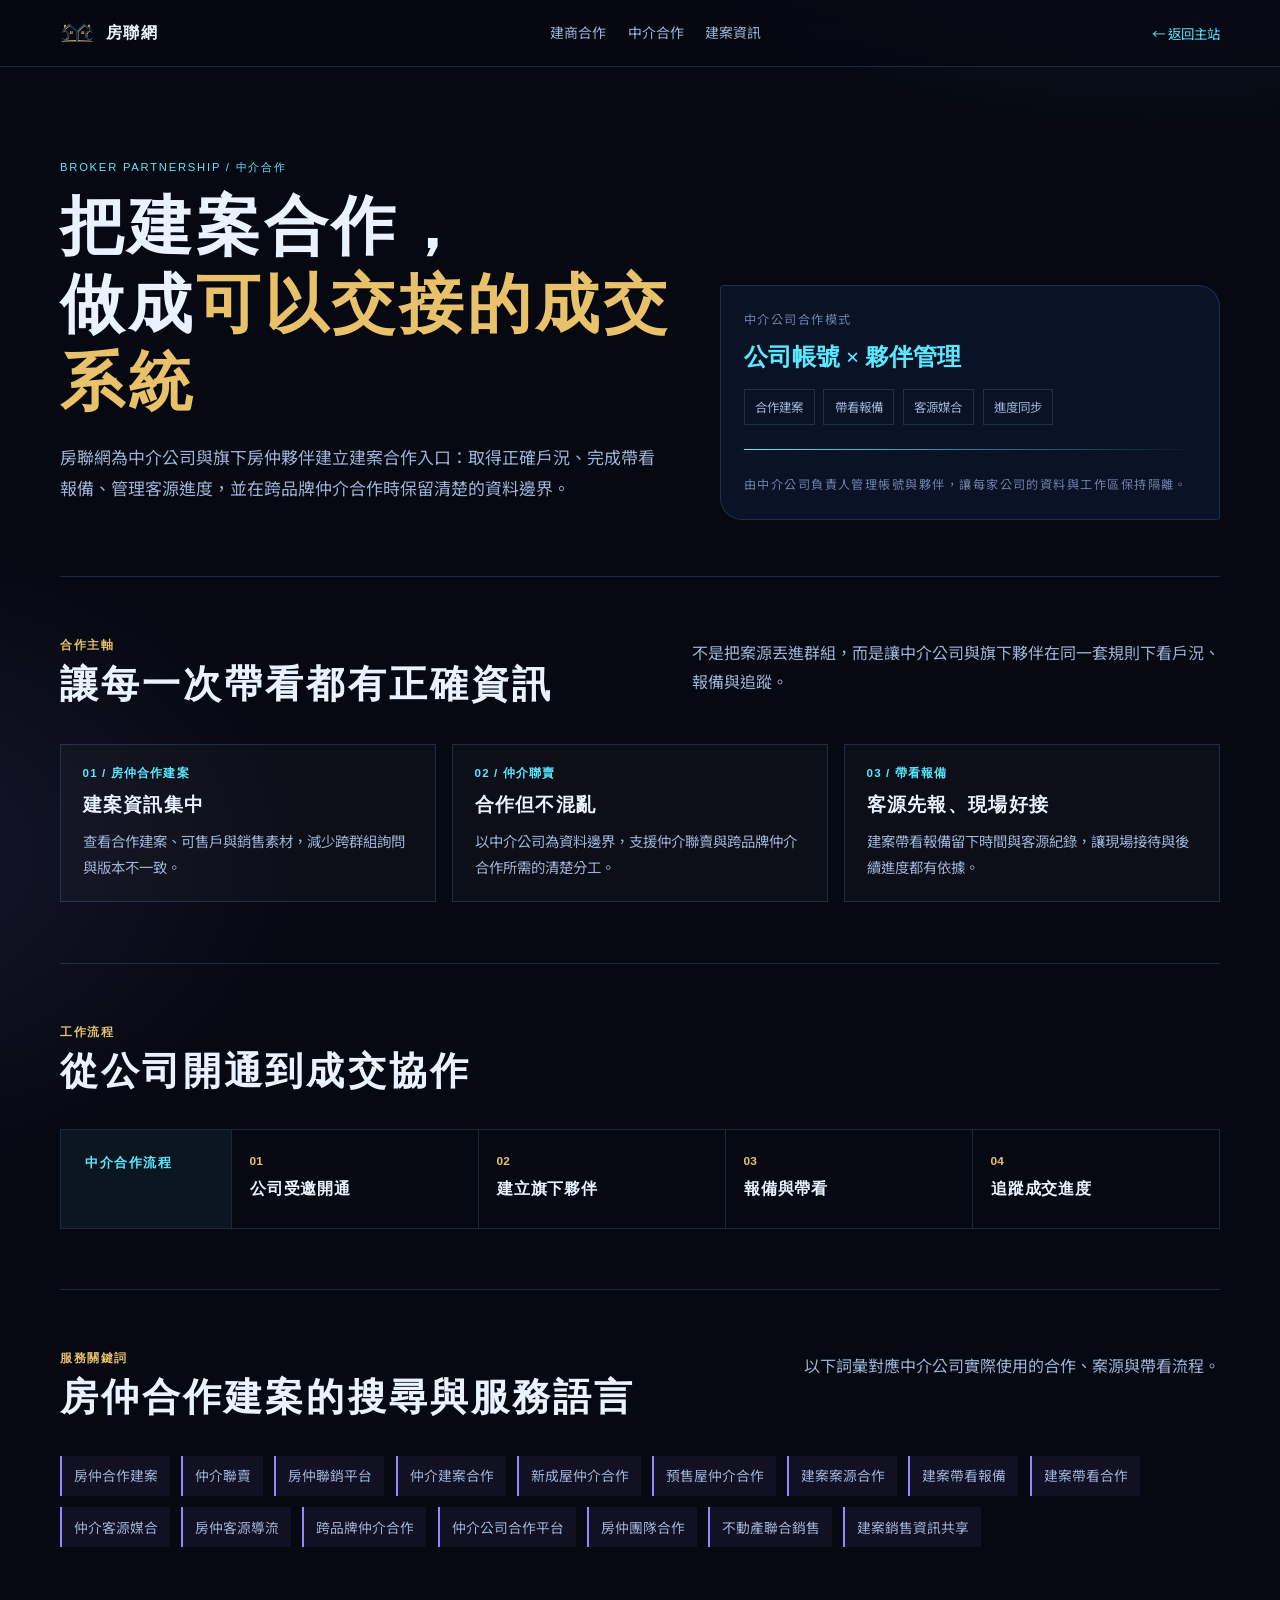
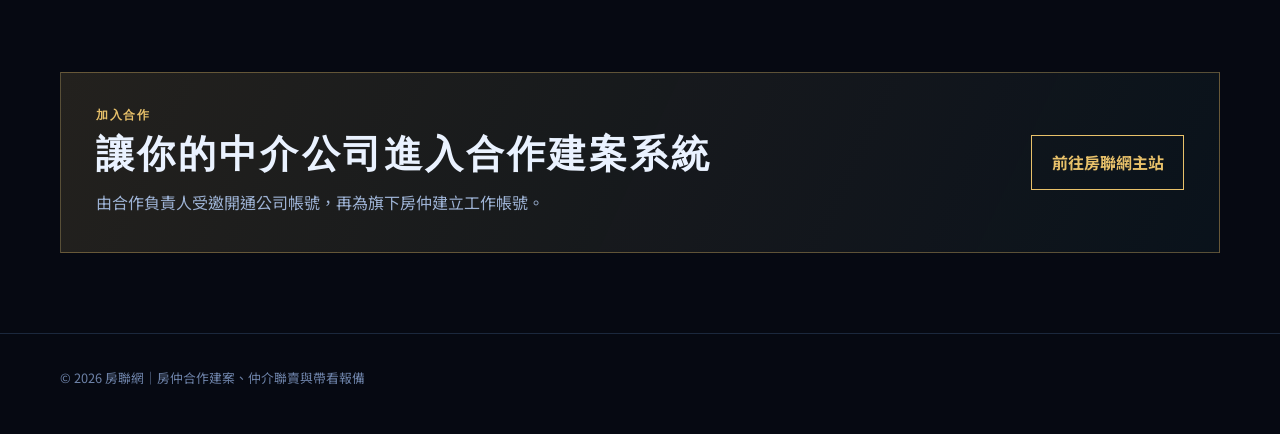
<file: broker-partnership.html>
<!doctype html>
<html lang="zh-TW">
<head>
  <meta charset="UTF-8" />
  <meta name="viewport" content="width=device-width, initial-scale=1.0" />
  <!-- 目前對外品牌為「房聯網」；保留既有 logo 圖樣與舊稱程式碼。 -->
  <title>中介合作｜房仲合作建案、仲介聯賣與帶看報備｜房聯網</title>
  <meta name="description" content="房聯網是房仲合作建案與仲介聯賣平台，提供建案案源合作、即時戶況、帶看報備、仲介客源媒合與跨品牌仲介合作，讓中介公司可管理旗下夥伴的建案銷售工作。" />
  <link rel="canonical" href="https://yuchen-realty.com/broker-partnership.html" />
  <link rel="preconnect" href="https://fonts.googleapis.com" />
  <link rel="preconnect" href="https://fonts.gstatic.com" crossorigin />
  <link href="https://fonts.googleapis.com/css2?family=Noto+Serif+TC:wght@500;600;700&family=Noto+Sans+TC:wght@400;500;700&family=Orbitron:wght@500;700&display=swap" rel="stylesheet" />
  <link rel="stylesheet" href="assets/css/partnership-pages.css" />
</head>
<body>
  <header class="site-nav"><a class="brand" href="index.html"><img src="photo/icons/logo-mark.png" alt="房聯網標誌" />房聯網</a><nav><a href="developer-partnership.html">建商合作</a><a href="broker-partnership.html">中介合作</a><a href="index.html#projects">建案資訊</a></nav><a class="back" href="index.html">← 返回主站</a></header>
  <main class="shell">
    <section class="hero">
      <div><div class="eyebrow">Broker partnership / 中介合作</div><h1>把建案合作，<br />做成<em>可以交接的成交系統</em></h1><p class="intro">房聯網為中介公司與旗下房仲夥伴建立建案合作入口：取得正確戶況、完成帶看報備、管理客源進度，並在跨品牌仲介合作時保留清楚的資料邊界。</p></div>
      <aside class="hero-aside"><div class="aside-label">中介公司合作模式</div><div class="aside-value">公司帳號 × 夥伴管理</div><div class="chip-row"><span class="chip">合作建案</span><span class="chip">帶看報備</span><span class="chip">客源媒合</span><span class="chip">進度同步</span></div><hr class="rule" /><div class="aside-label">由中介公司負責人管理帳號與夥伴，讓每家公司的資料與工作區保持隔離。</div></aside>
    </section>
    <section class="section"><div class="section-head"><div><div class="section-kicker">合作主軸</div><h2>讓每一次帶看都有正確資訊</h2></div><p class="section-lead">不是把案源丟進群組，而是讓中介公司與旗下夥伴在同一套規則下看戶況、報備與追蹤。</p></div><div class="cards"><article class="card"><div class="card-no">01 / 房仲合作建案</div><h3>建案資訊集中</h3><p>查看合作建案、可售戶與銷售素材，減少跨群組詢問與版本不一致。</p></article><article class="card"><div class="card-no">02 / 仲介聯賣</div><h3>合作但不混亂</h3><p>以中介公司為資料邊界，支援仲介聯賣與跨品牌仲介合作所需的清楚分工。</p></article><article class="card"><div class="card-no">03 / 帶看報備</div><h3>客源先報、現場好接</h3><p>建案帶看報備留下時間與客源紀錄，讓現場接待與後續進度都有依據。</p></article></div></section>
    <section class="section"><div class="section-head"><div><div class="section-kicker">工作流程</div><h2>從公司開通到成交協作</h2></div></div><div class="route"><div class="route-label">中介合作流程</div><div class="route-list"><div class="route-step"><span>01</span><strong>公司受邀開通</strong></div><div class="route-step"><span>02</span><strong>建立旗下夥伴</strong></div><div class="route-step"><span>03</span><strong>報備與帶看</strong></div><div class="route-step"><span>04</span><strong>追蹤成交進度</strong></div></div></div></section>
    <section class="section"><div class="section-head"><div><div class="section-kicker">服務關鍵詞</div><h2>房仲合作建案的搜尋與服務語言</h2></div><p class="section-lead">以下詞彙對應中介公司實際使用的合作、案源與帶看流程。</p></div><div class="keywords"><span>房仲合作建案</span><span>仲介聯賣</span><span>房仲聯銷平台</span><span>仲介建案合作</span><span>新成屋仲介合作</span><span>預售屋仲介合作</span><span>建案案源合作</span><span>建案帶看報備</span><span>建案帶看合作</span><span>仲介客源媒合</span><span>房仲客源導流</span><span>跨品牌仲介合作</span><span>仲介公司合作平台</span><span>房仲團隊合作</span><span>不動產聯合銷售</span><span>建案銷售資訊共享</span></div></section>
    <section class="cta"><div><div class="section-kicker">加入合作</div><h2>讓你的中介公司進入合作建案系統</h2><p>由合作負責人受邀開通公司帳號，再為旗下房仲建立工作帳號。</p></div><a class="cta-link" href="index.html">前往房聯網主站</a></section>
  </main>
  <footer><div class="shell">© 2026 房聯網｜房仲合作建案、仲介聯賣與帶看報備</div></footer>
</body>
</html>
</file>
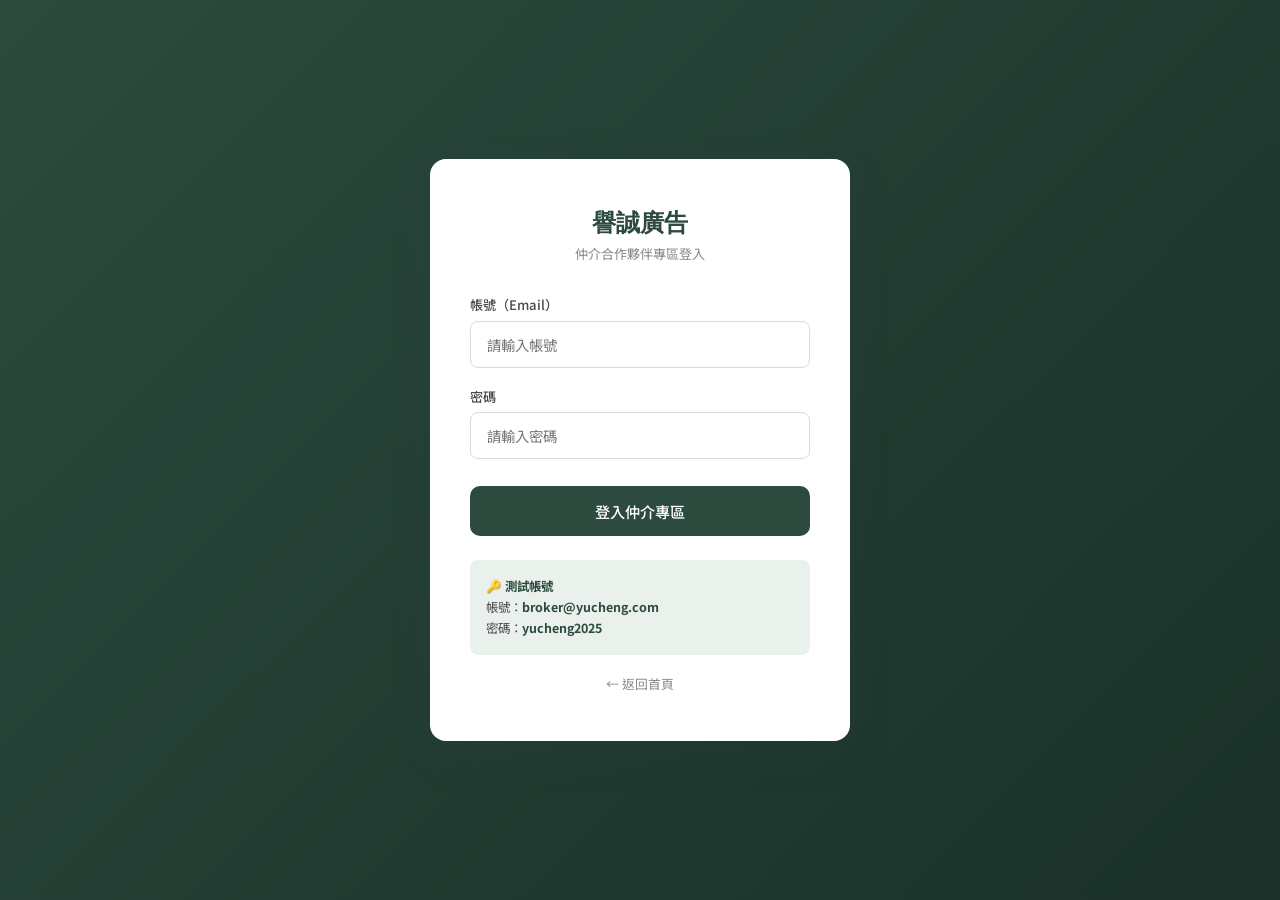
<file: broker.html>
<!DOCTYPE html>
<html lang="zh-TW">
<head>
  <meta charset="UTF-8"/>
  <meta name="viewport" content="width=device-width, initial-scale=1.0"/>
  <title>譽誠廣告｜仲介專區</title>
  <link rel="preconnect" href="https://fonts.googleapis.com"/>
  <link rel="preconnect" href="https://fonts.gstatic.com" crossorigin/>
  <link href="https://fonts.googleapis.com/css2?family=Noto+Sans+TC:wght@300;400;500;700&family=Noto+Serif+TC:wght@600;700&display=swap" rel="stylesheet"/>
  <style>
    *,*::before,*::after{box-sizing:border-box;margin:0;padding:0}
    :root{
      --green-dark:#2C4A3E;--green-mid:#3D6B5C;--green-light:#EAF0EC;
      --gold:#C8A96E;--gold-light:#F0E6D3;--cream:#F7F4EF;
      --white:#fff;--text:#1A1A1A;--text-mid:#4A4A4A;--text-light:#888;
      --border:#E0DAD0;--red:#E05252;--blue:#3D6BB8;--orange:#E0954A;
      --shadow:0 4px 20px rgba(44,74,62,.10);--shadow-lg:0 12px 40px rgba(44,74,62,.16);
      --radius:10px;--tr:.28s cubic-bezier(.4,0,.2,1);
      --sidebar:240px;
    }
    html{scroll-behavior:smooth}
    body{font-family:'Noto Sans TC',sans-serif;background:var(--cream);color:var(--text);overflow-x:hidden}
    img{max-width:100%;display:block}
    a{text-decoration:none;color:inherit}
    ul{list-style:none}
    input,select,textarea,button{font-family:inherit}
    ::-webkit-scrollbar{width:5px;height:5px}
    ::-webkit-scrollbar-track{background:#f0ede8}
    ::-webkit-scrollbar-thumb{background:var(--green-mid);border-radius:3px}

    /* ── Helpers ── */
    .tag{display:inline-block;padding:.2rem .65rem;border-radius:50px;font-size:.72rem;font-weight:500}
    .tag-green{background:var(--green-light);color:var(--green-dark)}
    .tag-gold{background:var(--gold-light);color:#7A5A30}
    .tag-red{background:#FDEAEA;color:var(--red)}
    .tag-blue{background:#EAF0FD;color:var(--blue)}
    .tag-orange{background:#FDF2EA;color:var(--orange)}
    .btn{display:inline-flex;align-items:center;gap:.4rem;padding:.6rem 1.4rem;border-radius:50px;font-size:.85rem;font-weight:500;cursor:pointer;border:none;transition:var(--tr);white-space:nowrap}
    .btn-primary{background:var(--green-dark);color:#fff}
    .btn-primary:hover{background:var(--green-mid);transform:translateY(-1px);box-shadow:var(--shadow)}
    .btn-outline{background:transparent;color:var(--green-dark);border:1.5px solid var(--green-dark)}
    .btn-outline:hover{background:var(--green-dark);color:#fff}
    .btn-gold{background:var(--gold);color:#fff}
    .btn-gold:hover{background:#b8954f;transform:translateY(-1px)}
    .btn-red{background:var(--red);color:#fff}
    .btn-red:hover{background:#c43c3c}
    .btn-sm{padding:.4rem 1rem;font-size:.78rem}
    .card{background:#fff;border-radius:var(--radius);box-shadow:var(--shadow);padding:1.5rem}
    .form-group{display:flex;flex-direction:column;gap:.4rem;margin-bottom:1.1rem}
    .form-group label{font-size:.82rem;font-weight:500;color:var(--text-mid)}
    .form-group input,.form-group select,.form-group textarea{
      padding:.65rem .9rem;border:1.5px solid var(--border);border-radius:8px;
      font-size:.88rem;color:var(--text);background:#fff;transition:var(--tr);outline:none
    }
    .form-group input:focus,.form-group select:focus,.form-group textarea:focus{border-color:var(--green-mid);box-shadow:0 0 0 3px rgba(61,107,92,.1)}
    .form-grid{display:grid;grid-template-columns:1fr 1fr;gap:0 1rem}
    .section-title{font-family:'Noto Serif TC',serif;font-size:1.3rem;font-weight:700;color:var(--green-dark);margin-bottom:1.5rem}
    .divider{height:1px;background:var(--border);margin:1.5rem 0}

    /* ━━━━━━━━━━━━━━━━━━━━━━━━
       LOGIN PAGE
    ━━━━━━━━━━━━━━━━━━━━━━━━ */
    #loginPage{
      min-height:100vh;display:flex;align-items:center;justify-content:center;
      background:linear-gradient(135deg,var(--green-dark) 0%,#1A3028 100%);
      padding:2rem;
    }
    .login-card{
      background:#fff;border-radius:16px;padding:3rem 2.5rem;
      width:100%;max-width:420px;box-shadow:var(--shadow-lg);
    }
    .login-logo{
      font-family:'Noto Serif TC',serif;font-size:1.5rem;font-weight:700;
      color:var(--green-dark);text-align:center;margin-bottom:.35rem;
    }
    .login-sub{font-size:.82rem;color:var(--text-light);text-align:center;margin-bottom:2rem}
    .login-card .form-group{margin-bottom:1.2rem}
    .login-card .form-group input{font-size:.9rem;padding:.75rem 1rem}
    .login-btn{width:100%;justify-content:center;padding:.85rem;font-size:.95rem;border-radius:10px;margin-top:.5rem}
    .login-demo{
      margin-top:1.5rem;padding:1rem;background:var(--green-light);border-radius:8px;
      font-size:.78rem;color:var(--text-mid);line-height:1.7;
    }
    .login-demo strong{color:var(--green-dark)}
    .login-back{
      display:block;text-align:center;margin-top:1.2rem;font-size:.8rem;
      color:var(--text-light);transition:var(--tr);
    }
    .login-back:hover{color:var(--green-dark)}
    .login-err{
      display:none;padding:.65rem 1rem;background:#FDEAEA;border:1px solid #f5c6c6;
      border-radius:8px;font-size:.82rem;color:var(--red);margin-bottom:1rem;
    }

    /* ━━━━━━━━━━━━━━━━━━━━━━━━
       DASHBOARD LAYOUT
    ━━━━━━━━━━━━━━━━━━━━━━━━ */
    #dashPage{display:none}
    .dash-wrap{display:flex;min-height:100vh}

    /* Sidebar */
    .sidebar{
      width:var(--sidebar);flex-shrink:0;
      background:var(--green-dark);
      display:flex;flex-direction:column;
      position:fixed;top:0;left:0;bottom:0;
      z-index:100;transition:var(--tr);
    }
    .sidebar-logo{
      padding:1.5rem 1.2rem 1rem;
      font-family:'Noto Serif TC',serif;font-size:1.1rem;font-weight:700;
      color:#fff;border-bottom:1px solid rgba(255,255,255,.1);
      display:flex;align-items:center;gap:.6rem;
    }
    .sidebar-logo span{font-size:.7rem;color:rgba(255,255,255,.5);display:block;margin-top:.1rem;font-family:'Noto Sans TC',sans-serif;font-weight:300}
    .sidebar-user{
      padding:.9rem 1.2rem;border-bottom:1px solid rgba(255,255,255,.08);
      display:flex;align-items:center;gap:.7rem;
    }
    .user-avatar{
      width:36px;height:36px;border-radius:50%;background:var(--gold);
      display:flex;align-items:center;justify-content:center;
      font-size:.85rem;font-weight:700;color:#fff;flex-shrink:0;
    }
    .user-name{font-size:.82rem;color:#fff;font-weight:500}
    .user-role{font-size:.7rem;color:rgba(255,255,255,.5);margin-top:.1rem}
    .sidebar-nav{flex:1;padding:.8rem 0;overflow-y:auto}
    .nav-section-label{
      font-size:.65rem;letter-spacing:.14em;color:rgba(255,255,255,.35);
      padding:.6rem 1.2rem .3rem;text-transform:uppercase;
    }
    .nav-item{
      display:flex;align-items:center;gap:.7rem;
      padding:.65rem 1.2rem;font-size:.85rem;color:rgba(255,255,255,.7);
      cursor:pointer;transition:var(--tr);position:relative;
    }
    .nav-item:hover{background:rgba(255,255,255,.07);color:#fff}
    .nav-item.active{background:rgba(200,169,110,.18);color:var(--gold)}
    .nav-item.active::before{
      content:'';position:absolute;left:0;top:20%;bottom:20%;
      width:3px;background:var(--gold);border-radius:0 3px 3px 0;
    }
    .nav-item .nav-icon{font-size:1rem;width:20px;text-align:center}
    .nav-badge{
      margin-left:auto;background:var(--red);color:#fff;
      font-size:.65rem;padding:.1rem .45rem;border-radius:50px;
    }
    .sidebar-footer{
      padding:1rem 1.2rem;border-top:1px solid rgba(255,255,255,.08);
    }
    .logout-btn{
      display:flex;align-items:center;gap:.6rem;
      font-size:.82rem;color:rgba(255,255,255,.5);cursor:pointer;transition:var(--tr);
    }
    .logout-btn:hover{color:#fff}

    /* Main content */
    .dash-main{
      margin-left:var(--sidebar);flex:1;
      display:flex;flex-direction:column;min-width:0;
    }
    .dash-topbar{
      background:#fff;border-bottom:1px solid var(--border);
      padding:.9rem 2rem;display:flex;align-items:center;
      justify-content:space-between;position:sticky;top:0;z-index:50;
    }
    .topbar-title{font-size:1.05rem;font-weight:700;color:var(--green-dark)}
    .topbar-right{display:flex;align-items:center;gap:.8rem}
    .topbar-badge{
      position:relative;width:36px;height:36px;border-radius:50%;
      background:var(--green-light);display:flex;align-items:center;justify-content:center;
      cursor:pointer;font-size:1rem;transition:var(--tr);
    }
    .topbar-badge:hover{background:var(--green-dark);color:#fff}
    .badge-dot{
      position:absolute;top:4px;right:4px;width:8px;height:8px;
      border-radius:50%;background:var(--red);border:2px solid #fff;
    }
    .dash-content{padding:2rem;flex:1}

    /* Panels */
    .panel{display:none}
    .panel.active{display:block}

    /* ── Overview cards ── */
    .overview-grid{display:grid;grid-template-columns:repeat(4,1fr);gap:1.2rem;margin-bottom:2rem}
    .ov-card{
      background:#fff;border-radius:var(--radius);padding:1.4rem;
      box-shadow:var(--shadow);display:flex;align-items:center;gap:1rem;
    }
    .ov-icon{
      width:52px;height:52px;border-radius:12px;
      display:flex;align-items:center;justify-content:center;font-size:1.4rem;flex-shrink:0;
    }
    .ov-icon-green{background:var(--green-light)}
    .ov-icon-gold{background:var(--gold-light)}
    .ov-icon-red{background:#FDEAEA}
    .ov-icon-blue{background:#EAF0FD}
    .ov-num{font-size:1.6rem;font-weight:700;color:var(--green-dark);line-height:1}
    .ov-label{font-size:.76rem;color:var(--text-light);margin-top:.25rem}
    .ov-change{font-size:.72rem;color:#4CAF50;margin-top:.2rem}

    /* ── Table ── */
    .table-wrap{overflow-x:auto;border-radius:var(--radius);box-shadow:var(--shadow)}
    table{width:100%;border-collapse:collapse;background:#fff;font-size:.85rem}
    thead tr{background:var(--green-dark);color:#fff}
    thead th{padding:.85rem 1rem;text-align:left;font-weight:500;font-size:.8rem;letter-spacing:.03em;white-space:nowrap}
    tbody tr{border-bottom:1px solid var(--border);transition:var(--tr)}
    tbody tr:last-child{border:none}
    tbody tr:hover{background:#f9f7f4}
    tbody td{padding:.8rem 1rem;color:var(--text-mid);white-space:nowrap}
    .td-bold{font-weight:700;color:var(--text)}

    /* ── Filter bar ── */
    .filter-bar{
      display:flex;align-items:center;gap:.8rem;flex-wrap:wrap;
      margin-bottom:1.2rem;
    }
    .filter-bar input,.filter-bar select{
      padding:.5rem .85rem;border:1.5px solid var(--border);border-radius:8px;
      font-size:.82rem;outline:none;transition:var(--tr);background:#fff;
    }
    .filter-bar input:focus,.filter-bar select:focus{border-color:var(--green-mid)}
    .filter-bar input{min-width:220px}

    /* ━━━━━━━━━━━━━━━━━━━━━━━━
       PANEL: 帶看登記
    ━━━━━━━━━━━━━━━━━━━━━━━━ */
    .booking-layout{display:grid;grid-template-columns:1fr 1.3fr;gap:1.5rem;align-items:start}
    .booking-form-card{background:#fff;border-radius:var(--radius);box-shadow:var(--shadow);padding:1.8rem}
    .booking-list-card{background:#fff;border-radius:var(--radius);box-shadow:var(--shadow);padding:1.8rem}
    .booking-steps{display:flex;gap:0;margin-bottom:1.8rem}
    .b-step{
      flex:1;text-align:center;padding:.5rem .3rem;font-size:.75rem;
      color:var(--text-light);border-bottom:2px solid var(--border);position:relative;
    }
    .b-step.active{color:var(--green-dark);font-weight:700;border-color:var(--green-dark)}
    .b-step.done{color:var(--gold);border-color:var(--gold)}
    .booking-success{
      display:none;text-align:center;padding:2rem 1rem;
    }
    .booking-success .success-icon{font-size:3rem;margin-bottom:1rem}
    .booking-success h3{font-size:1.1rem;color:var(--green-dark);margin-bottom:.5rem}
    .booking-success p{font-size:.85rem;color:var(--text-light)}

    /* Calendar mini */
    .mini-cal{background:var(--green-light);border-radius:var(--radius);padding:1rem;margin-bottom:1rem}
    .cal-header{display:flex;justify-content:space-between;align-items:center;margin-bottom:.8rem}
    .cal-header span{font-size:.88rem;font-weight:700;color:var(--green-dark)}
    .cal-nav{background:none;border:none;cursor:pointer;color:var(--green-dark);font-size:1rem;padding:.1rem .4rem;border-radius:4px;transition:var(--tr)}
    .cal-nav:hover{background:var(--green-dark);color:#fff}
    .cal-grid{display:grid;grid-template-columns:repeat(7,1fr);gap:3px;text-align:center}
    .cal-day-label{font-size:.68rem;color:var(--text-light);padding:.2rem 0;font-weight:500}
    .cal-day{
      font-size:.78rem;padding:.35rem .2rem;border-radius:6px;cursor:pointer;
      color:var(--text-mid);transition:var(--tr);
    }
    .cal-day:hover{background:var(--green-dark);color:#fff}
    .cal-day.today{background:var(--gold);color:#fff;font-weight:700}
    .cal-day.selected{background:var(--green-dark);color:#fff;font-weight:700}
    .cal-day.has-booking{position:relative}
    .cal-day.has-booking::after{content:'';position:absolute;bottom:2px;left:50%;transform:translateX(-50%);width:4px;height:4px;border-radius:50%;background:var(--red)}
    .cal-day.empty{pointer-events:none;opacity:0}

    /* Booking records */
    .booking-record{
      display:flex;align-items:flex-start;gap:.8rem;padding:.9rem 0;
      border-bottom:1px solid var(--border);
    }
    .booking-record:last-child{border:none}
    .record-date{
      flex-shrink:0;width:44px;text-align:center;
      background:var(--green-light);border-radius:8px;padding:.4rem .2rem;
    }
    .record-date .rd-day{font-size:1.1rem;font-weight:700;color:var(--green-dark);line-height:1}
    .record-date .rd-month{font-size:.65rem;color:var(--text-light)}
    .record-info{flex:1;min-width:0}
    .record-project{font-size:.88rem;font-weight:700;color:var(--text);margin-bottom:.2rem}
    .record-meta{font-size:.76rem;color:var(--text-light);line-height:1.6}
    .record-actions{display:flex;gap:.4rem}

    /* ━━━━━━━━━━━━━━━━━━━━━━━━
       PANEL: 撞客查詢
    ━━━━━━━━━━━━━━━━━━━━━━━━ */
    .conflict-layout{display:grid;grid-template-columns:1fr 1fr;gap:1.5rem}
    .conflict-result{
      padding:1.5rem;border-radius:var(--radius);border:2px solid var(--border);
      text-align:center;display:none;
    }
    .conflict-result.safe{border-color:#4CAF50;background:#F0FDF4}
    .conflict-result.danger{border-color:var(--red);background:#FFF5F5}
    .conflict-result .cr-icon{font-size:2.5rem;margin-bottom:.5rem}
    .conflict-result h3{font-size:1rem;font-weight:700;margin-bottom:.4rem}
    .conflict-result p{font-size:.82rem;color:var(--text-mid)}

    /* ━━━━━━━━━━━━━━━━━━━━━━━━
       PANEL: 素材下載
    ━━━━━━━━━━━━━━━━━━━━━━━━ */
    .material-tabs{display:flex;gap:.5rem;flex-wrap:wrap;margin-bottom:1.5rem}
    .mtab{
      padding:.4rem 1rem;border-radius:50px;font-size:.82rem;cursor:pointer;
      background:var(--white);border:1.5px solid var(--border);color:var(--text-mid);transition:var(--tr);
    }
    .mtab.active,.mtab:hover{background:var(--green-dark);color:#fff;border-color:var(--green-dark)}
    .material-grid{display:grid;grid-template-columns:repeat(auto-fill,minmax(180px,1fr));gap:1rem}
    .material-item{
      background:#fff;border-radius:var(--radius);box-shadow:var(--shadow);
      overflow:hidden;transition:var(--tr);cursor:pointer;
    }
    .material-item:hover{transform:translateY(-3px);box-shadow:var(--shadow-lg)}
    .material-thumb{
      height:110px;display:flex;align-items:center;justify-content:center;
      font-size:2.5rem;background:var(--green-light);
    }
    .material-info{padding:.85rem .9rem}
    .material-name{font-size:.82rem;font-weight:700;color:var(--text);margin-bottom:.25rem;
      white-space:nowrap;overflow:hidden;text-overflow:ellipsis}
    .material-size{font-size:.72rem;color:var(--text-light);margin-bottom:.6rem}
    .material-dl{
      display:flex;align-items:center;gap:.3rem;font-size:.75rem;
      color:var(--green-mid);font-weight:500;
    }

    /* ━━━━━━━━━━━━━━━━━━━━━━━━
       PANEL: 傭金公告
    ━━━━━━━━━━━━━━━━━━━━━━━━ */
    .commission-banner{
      background:linear-gradient(135deg,var(--green-dark),var(--green-mid));
      border-radius:var(--radius);padding:1.5rem 2rem;
      display:flex;align-items:center;gap:1.5rem;margin-bottom:1.5rem;color:#fff;
    }
    .comm-icon{font-size:2.5rem}
    .comm-title{font-size:1rem;font-weight:700;margin-bottom:.25rem}
    .comm-desc{font-size:.82rem;color:rgba(255,255,255,.75)}
    .comm-card{background:#fff;border-radius:var(--radius);box-shadow:var(--shadow);padding:1.5rem;margin-bottom:1rem}
    .comm-card-header{display:flex;justify-content:space-between;align-items:center;margin-bottom:1rem}
    .comm-card-title{font-weight:700;font-size:.95rem;color:var(--green-dark)}
    .comm-table td{padding:.6rem .8rem;font-size:.84rem}
    .comm-table thead th{padding:.7rem .8rem;font-size:.78rem}
    .comm-highlight{color:var(--gold);font-weight:700}

    /* ━━━━━━━━━━━━━━━━━━━━━━━━
       PANEL: 最新消息
    ━━━━━━━━━━━━━━━━━━━━━━━━ */
    .news-list{}
    .news-item{
      background:#fff;border-radius:var(--radius);box-shadow:var(--shadow);
      padding:1.3rem 1.5rem;margin-bottom:1rem;display:flex;gap:1.2rem;
      align-items:flex-start;transition:var(--tr);cursor:pointer;
    }
    .news-item:hover{transform:translateY(-2px);box-shadow:var(--shadow-lg)}
    .news-date{
      flex-shrink:0;width:50px;text-align:center;
    }
    .nd-day{font-size:1.2rem;font-weight:700;color:var(--green-dark);line-height:1}
    .nd-mon{font-size:.68rem;color:var(--text-light)}
    .news-content{flex:1}
    .news-title{font-size:.92rem;font-weight:700;color:var(--text);margin-bottom:.35rem}
    .news-excerpt{font-size:.8rem;color:var(--text-light);line-height:1.65}
    .news-tags{display:flex;gap:.4rem;margin-top:.5rem;flex-wrap:wrap}

    /* ━━━━━━━━━━━━━━━━━━━━━━━━
       PANEL: 聯絡窗口
    ━━━━━━━━━━━━━━━━━━━━━━━━ */
    .contact-layout{display:grid;grid-template-columns:1fr 1.4fr;gap:1.5rem}
    .contact-info-card{background:#fff;border-radius:var(--radius);box-shadow:var(--shadow);padding:1.8rem}
    .contact-person{display:flex;align-items:center;gap:1rem;margin-bottom:1.5rem}
    .cp-avatar{width:56px;height:56px;border-radius:50%;background:var(--green-mid);display:flex;align-items:center;justify-content:center;font-size:1.3rem;color:#fff;flex-shrink:0}
    .cp-name{font-weight:700;font-size:.95rem;color:var(--text);margin-bottom:.2rem}
    .cp-role{font-size:.78rem;color:var(--text-light)}
    .contact-item{display:flex;align-items:center;gap:.8rem;margin-bottom:1rem;font-size:.85rem;color:var(--text-mid)}
    .contact-item-icon{width:32px;height:32px;border-radius:8px;background:var(--green-light);display:flex;align-items:center;justify-content:center;font-size:.9rem;flex-shrink:0}
    .contact-form-card{background:#fff;border-radius:var(--radius);box-shadow:var(--shadow);padding:1.8rem}

    /* ━━━━━━━━━━━━━━━━━━━━━━━━
       PANEL: 建案詳細
    ━━━━━━━━━━━━━━━━━━━━━━━━ */
    .project-detail-header{
      background:linear-gradient(135deg,var(--green-dark),#1A3028);
      border-radius:var(--radius);padding:2rem;color:#fff;margin-bottom:1.5rem;
      display:flex;justify-content:space-between;align-items:flex-end;flex-wrap:wrap;gap:1rem;
    }
    .pdh-title{font-family:'Noto Serif TC',serif;font-size:1.5rem;font-weight:700;margin-bottom:.3rem}
    .pdh-loc{font-size:.85rem;color:rgba(255,255,255,.7)}
    .pdh-price{font-size:1.8rem;font-weight:700;color:var(--gold);line-height:1}
    .pdh-price-note{font-size:.78rem;color:rgba(255,255,255,.5);margin-top:.2rem}
    .units-grid{display:grid;grid-template-columns:repeat(auto-fill,minmax(200px,1fr));gap:1rem;margin-bottom:1.5rem}
    .unit-card{background:#fff;border-radius:var(--radius);box-shadow:var(--shadow);padding:1.2rem;cursor:pointer;transition:var(--tr);border:2px solid transparent}
    .unit-card:hover{border-color:var(--green-mid);transform:translateY(-2px)}
    .unit-card.selected{border-color:var(--gold)}
    .unit-floor{font-size:.75rem;color:var(--text-light);margin-bottom:.3rem}
    .unit-type{font-size:.95rem;font-weight:700;color:var(--green-dark);margin-bottom:.5rem}
    .unit-specs{display:flex;gap:.5rem;flex-wrap:wrap}
    .unit-spec{font-size:.72rem;padding:.2rem .55rem;border-radius:4px;background:var(--green-light);color:var(--green-dark)}
    .unit-price{margin-top:.7rem;font-size:1rem;font-weight:700;color:var(--gold)}

    /* Toast */
    .toast{
      position:fixed;bottom:2rem;right:2rem;z-index:9999;
      background:var(--green-dark);color:#fff;padding:.85rem 1.5rem;
      border-radius:10px;font-size:.88rem;box-shadow:var(--shadow-lg);
      display:none;align-items:center;gap:.6rem;
      animation:slideUp .3s ease;
    }
    @keyframes slideUp{from{opacity:0;transform:translateY(16px)}to{opacity:1;transform:translateY(0)}}

    /* Responsive */
    @media(max-width:1024px){
      .overview-grid{grid-template-columns:repeat(2,1fr)}
      .booking-layout,.conflict-layout,.contact-layout{grid-template-columns:1fr}
    }
    @media(max-width:768px){
      :root{--sidebar:0px}
      .sidebar{transform:translateX(-240px);width:240px}
      .sidebar.open{transform:translateX(0)}
      .dash-main{margin-left:0}
      .overview-grid{grid-template-columns:1fr 1fr}
      .form-grid{grid-template-columns:1fr}
    }
  </style>
</head>
<body>

<!-- ━━ TOAST ━━ -->
<div class="toast" id="toast">✓ <span id="toastMsg"></span></div>

<!-- ━━━━━━━━━━━━━━━━━━━━━━━━━━━
     LOGIN PAGE
━━━━━━━━━━━━━━━━━━━━━━━━━━━ -->
<div id="loginPage">
  <div class="login-card">
    <div class="login-logo">譽誠廣告</div>
    <div class="login-sub">仲介合作夥伴專區登入</div>

    <div class="login-err" id="loginErr">帳號或密碼錯誤，請重新輸入</div>

    <form onsubmit="doLogin(event)">
      <div class="form-group">
        <label>帳號（Email）</label>
        <input type="text" id="loginUser" placeholder="請輸入帳號" autocomplete="username"/>
      </div>
      <div class="form-group">
        <label>密碼</label>
        <input type="password" id="loginPass" placeholder="請輸入密碼" autocomplete="current-password"/>
      </div>
      <button type="submit" class="btn btn-primary login-btn">登入仲介專區</button>
    </form>

    <div class="login-demo">
      <strong>🔑 測試帳號</strong><br/>
      帳號：<strong>broker@yucheng.com</strong><br/>
      密碼：<strong>yucheng2025</strong>
    </div>
    <a href="index.html" class="login-back">← 返回首頁</a>
  </div>
</div>

<!-- ━━━━━━━━━━━━━━━━━━━━━━━━━━━
     DASHBOARD
━━━━━━━━━━━━━━━━━━━━━━━━━━━ -->
<div id="dashPage">
  <div class="dash-wrap">

    <!-- Sidebar -->
    <aside class="sidebar" id="sidebar">
      <div class="sidebar-logo">
        🏠 譽誠廣告
        <div><span>仲介合作專區</span></div>
      </div>
      <div class="sidebar-user">
        <div class="user-avatar" id="userAvatar">王</div>
        <div>
          <div class="user-name" id="userName">王大明 仲介</div>
          <div class="user-role">合作仲介夥伴</div>
        </div>
      </div>
      <nav class="sidebar-nav">
        <div class="nav-section-label">主要功能</div>
        <div class="nav-item active" onclick="switchPanel('overview',this)">
          <span class="nav-icon">📊</span> 總覽儀表板
        </div>
        <div class="nav-item" onclick="switchPanel('units',this)">
          <span class="nav-icon">🏢</span> 即時可售戶
          <span class="nav-badge" id="unitsBadge">12</span>
        </div>
        <div class="nav-item" onclick="switchPanel('projects',this)">
          <span class="nav-icon">📋</span> 建案詳細資料
        </div>
        <div class="nav-section-label">帶看服務</div>
        <div class="nav-item" onclick="switchPanel('booking',this)">
          <span class="nav-icon">📅</span> 帶看登記系統
        </div>
        <div class="nav-item" onclick="switchPanel('conflict',this)">
          <span class="nav-icon">🔍</span> 撞客查詢
        </div>
        <div class="nav-section-label">資源中心</div>
        <div class="nav-item" onclick="switchPanel('materials',this)">
          <span class="nav-icon">📦</span> 素材下載區
        </div>
        <div class="nav-item" onclick="switchPanel('commission',this)">
          <span class="nav-icon">💰</span> 傭金公告
        </div>
        <div class="nav-section-label">資訊</div>
        <div class="nav-item" onclick="switchPanel('news',this)">
          <span class="nav-icon">📢</span> 最新消息
          <span class="nav-badge">3</span>
        </div>
        <div class="nav-item" onclick="switchPanel('contact',this)">
          <span class="nav-icon">💬</span> 聯絡窗口
        </div>
      </nav>
      <div class="sidebar-footer">
        <div class="logout-btn" onclick="doLogout()">🚪 登出</div>
      </div>
    </aside>

    <!-- Main -->
    <div class="dash-main">
      <div class="dash-topbar">
        <div style="display:flex;align-items:center;gap:.8rem">
          <div style="display:none;cursor:pointer;font-size:1.2rem" id="menuToggle" onclick="toggleSidebar()">☰</div>
          <div class="topbar-title" id="topbarTitle">總覽儀表板</div>
        </div>
        <div class="topbar-right">
          <div style="font-size:.8rem;color:var(--text-light)" id="topbarDate"></div>
          <div class="topbar-badge" title="通知">
            🔔<div class="badge-dot"></div>
          </div>
          <a href="index.html" class="btn btn-outline btn-sm">← 返回首頁</a>
        </div>
      </div>

      <div class="dash-content">

        <!-- ── OVERVIEW ── -->
        <div class="panel active" id="panel-overview">
          <div class="overview-grid">
            <div class="ov-card">
              <div class="ov-icon ov-icon-green">🏢</div>
              <div><div class="ov-num">12</div><div class="ov-label">即時可售戶</div><div class="ov-change">↑ 較昨日 +2</div></div>
            </div>
            <div class="ov-card">
              <div class="ov-icon ov-icon-gold">📅</div>
              <div><div class="ov-num">3</div><div class="ov-label">本週帶看預約</div><div class="ov-change">↑ 新增 1 筆</div></div>
            </div>
            <div class="ov-card">
              <div class="ov-icon ov-icon-blue">✅</div>
              <div><div class="ov-num">8</div><div class="ov-label">本月已成交</div><div class="ov-change">↑ 較上月 +3</div></div>
            </div>
            <div class="ov-card">
              <div class="ov-icon ov-icon-red">📢</div>
              <div><div class="ov-num">3</div><div class="ov-label">未讀最新消息</div><div class="ov-change">請盡快查閱</div></div>
            </div>
          </div>

          <!-- Recent bookings -->
          <div class="card" style="margin-bottom:1.2rem">
            <div style="display:flex;justify-content:space-between;align-items:center;margin-bottom:1rem">
              <div class="section-title" style="margin:0">最近帶看記錄</div>
              <button class="btn btn-outline btn-sm" onclick="switchPanel('booking',document.querySelector('[onclick*=booking]'))">查看全部</button>
            </div>
            <div class="table-wrap">
              <table>
                <thead><tr><th>日期</th><th>時間</th><th>建案</th><th>客戶姓名</th><th>狀態</th></tr></thead>
                <tbody id="recentBookings"></tbody>
              </table>
            </div>
          </div>

          <!-- Hot units -->
          <div class="card">
            <div style="display:flex;justify-content:space-between;align-items:center;margin-bottom:1rem">
              <div class="section-title" style="margin:0">熱門可售戶</div>
              <button class="btn btn-outline btn-sm" onclick="switchPanel('units',document.querySelector('[onclick*=units]'))">查看全部</button>
            </div>
            <div class="table-wrap">
              <table>
                <thead><tr><th>建案</th><th>樓層/戶別</th><th>房型</th><th>坪數</th><th>售價</th><th>狀態</th><th>操作</th></tr></thead>
                <tbody>
                  <tr><td class="td-bold">譽誠沐光苑</td><td>8F-A棟</td><td>2房2廳</td><td>28.5坪</td><td class="td-bold" style="color:var(--gold)">988萬</td><td><span class="tag tag-green">可售</span></td><td><button class="btn btn-primary btn-sm" onclick="openBookingFor('沐光苑')">預約帶看</button></td></tr>
                  <tr><td class="td-bold">譽誠和風居</td><td>12F-B棟</td><td>3房2廳</td><td>36坪</td><td class="td-bold" style="color:var(--gold)">1,280萬</td><td><span class="tag tag-green">可售</span></td><td><button class="btn btn-primary btn-sm" onclick="openBookingFor('和風居')">預約帶看</button></td></tr>
                  <tr><td class="td-bold">譽誠晴山苑</td><td>5F-C棟</td><td>3房2廳1衛</td><td>42坪</td><td class="td-bold" style="color:var(--gold)">1,580萬</td><td><span class="tag tag-orange">保留中</span></td><td><button class="btn btn-outline btn-sm" disabled>已保留</button></td></tr>
                </tbody>
              </table>
            </div>
          </div>
        </div>

        <!-- ── UNITS ── -->
        <div class="panel" id="panel-units">
          <div class="filter-bar">
            <input type="text" placeholder="🔍 搜尋建案名稱、戶別..." id="unitSearch" oninput="filterUnits()"/>
            <select id="unitProjectFilter" onchange="filterUnits()">
              <option value="">全部建案</option>
              <option>譽誠沐光苑</option>
              <option>譽誠和風居</option>
              <option>譽誠晴山苑</option>
              <option>譽誠星曜</option>
              <option>譽誠綠意村</option>
            </select>
            <select id="unitStatusFilter" onchange="filterUnits()">
              <option value="">全部狀態</option>
              <option>可售</option>
              <option>保留中</option>
              <option>已成交</option>
            </select>
            <select id="unitTypeFilter" onchange="filterUnits()">
              <option value="">全部房型</option>
              <option>2房</option>
              <option>3房</option>
              <option>4房</option>
            </select>
            <button class="btn btn-primary btn-sm" onclick="filterUnits()">篩選</button>
          </div>
          <div class="table-wrap">
            <table id="unitsTable">
              <thead><tr><th>建案</th><th>樓層</th><th>戶別</th><th>房型</th><th>坪數</th><th>售價</th><th>車位</th><th>管理費</th><th>狀態</th><th>操作</th></tr></thead>
              <tbody id="unitsTbody"></tbody>
            </table>
          </div>
        </div>

        <!-- ── PROJECTS ── -->
        <div class="panel" id="panel-projects">
          <div style="display:flex;gap:.8rem;flex-wrap:wrap;margin-bottom:1.5rem" id="projectTabs"></div>
          <div id="projectDetailContent"></div>
        </div>

        <!-- ── BOOKING ── -->
        <div class="panel" id="panel-booking">
          <div class="booking-layout">
            <!-- Form -->
            <div class="booking-form-card">
              <div class="section-title">新增帶看登記</div>
              <div class="booking-steps">
                <div class="b-step active" id="bstep1">① 選擇建案</div>
                <div class="b-step" id="bstep2">② 客戶資料</div>
                <div class="b-step" id="bstep3">③ 確認送出</div>
              </div>

              <div id="bookingForm">
                <div class="form-group">
                  <label>選擇建案 *</label>
                  <select id="bkProject" onchange="updateBkUnits()">
                    <option value="">-- 請選擇 --</option>
                    <option>譽誠沐光苑</option>
                    <option>譽誠和風居</option>
                    <option>譽誠晴山苑</option>
                    <option>譽誠星曜</option>
                    <option>譽誠綠意村</option>
                  </select>
                </div>
                <div class="form-group">
                  <label>選擇戶別 *</label>
                  <select id="bkUnit">
                    <option value="">-- 請先選擇建案 --</option>
                  </select>
                </div>
                <div class="form-grid">
                  <div class="form-group">
                    <label>帶看日期 *</label>
                    <input type="date" id="bkDate" min=""/>
                  </div>
                  <div class="form-group">
                    <label>帶看時間 *</label>
                    <select id="bkTime">
                      <option>09:00</option><option>09:30</option>
                      <option>10:00</option><option>10:30</option>
                      <option>11:00</option><option>11:30</option>
                      <option>13:30</option><option>14:00</option>
                      <option>14:30</option><option>15:00</option>
                      <option>15:30</option><option>16:00</option>
                      <option>16:30</option>
                    </select>
                  </div>
                </div>
                <div class="divider"></div>
                <div class="form-grid">
                  <div class="form-group">
                    <label>客戶姓名 *</label>
                    <input type="text" id="bkClientName" placeholder="例：陳小姐"/>
                  </div>
                  <div class="form-group">
                    <label>客戶電話 *</label>
                    <input type="tel" id="bkClientPhone" placeholder="09XX-XXX-XXX"/>
                  </div>
                </div>
                <div class="form-group">
                  <label>客戶需求備註</label>
                  <textarea id="bkNote" rows="3" placeholder="例：偏好低樓層、需要停車位..."></textarea>
                </div>
                <button class="btn btn-primary" style="width:100%;justify-content:center" onclick="submitBooking()">
                  📅 確認提交帶看登記
                </button>
              </div>

              <div class="booking-success" id="bookingSuccess">
                <div class="success-icon">🎉</div>
                <h3>帶看登記成功！</h3>
                <p id="bookingSuccessMsg"></p>
                <button class="btn btn-outline" style="margin-top:1.2rem" onclick="resetBookingForm()">繼續登記</button>
              </div>
            </div>

            <!-- List & Calendar -->
            <div class="booking-list-card">
              <div class="section-title">帶看行程表</div>
              <div class="mini-cal" id="miniCal"></div>
              <div id="bookingRecords"></div>
            </div>
          </div>
        </div>

        <!-- ── CONFLICT ── -->
        <div class="panel" id="panel-conflict">
          <div class="conflict-layout">
            <div class="card">
              <div class="section-title">撞客查詢</div>
              <p style="font-size:.85rem;color:var(--text-light);margin-bottom:1.5rem;line-height:1.7">
                輸入客戶電話或身分證後四碼，確認此客戶是否已被其他仲介登記帶看。
              </p>
              <div class="form-group">
                <label>選擇建案 *</label>
                <select id="cfProject">
                  <option value="">-- 請選擇 --</option>
                  <option>譽誠沐光苑</option>
                  <option>譽誠和風居</option>
                  <option>譽誠晴山苑</option>
                  <option>譽誠星曜</option>
                  <option>譽誠綠意村</option>
                </select>
              </div>
              <div class="form-group">
                <label>客戶電話 *</label>
                <input type="tel" id="cfPhone" placeholder="09XX-XXX-XXX"/>
              </div>
              <div class="form-group">
                <label>客戶姓名（選填）</label>
                <input type="text" id="cfName" placeholder="輸入可提高查詢準確度"/>
              </div>
              <button class="btn btn-primary" style="width:100%;justify-content:center" onclick="checkConflict()">
                🔍 立即查詢
              </button>
            </div>

            <div>
              <div id="conflictResult" class="conflict-result"></div>
              <div class="card" style="margin-top:1.2rem">
                <div class="section-title" style="font-size:.95rem">查詢規則說明</div>
                <ul style="font-size:.82rem;color:var(--text-mid);line-height:2;padding-left:1rem">
                  <li>• 同一客戶同一建案，以第一次帶看登記之仲介為主</li>
                  <li>• 客戶保護期：帶看後 <strong>60天</strong> 內有效</li>
                  <li>• 超過保護期客戶視為公開客戶</li>
                  <li>• 若有糾紛請洽聯絡窗口處理</li>
                </ul>
              </div>
            </div>
          </div>
        </div>

        <!-- ── MATERIALS ── -->
        <div class="panel" id="panel-materials">
          <div class="material-tabs" id="materialTabs">
            <div class="mtab active" onclick="filterMaterials('all',this)">全部</div>
            <div class="mtab" onclick="filterMaterials('photo',this)">📷 照片</div>
            <div class="mtab" onclick="filterMaterials('video',this)">🎬 短影音</div>
            <div class="mtab" onclick="filterMaterials('copy',this)">📝 文案</div>
            <div class="mtab" onclick="filterMaterials('dm',this)">📄 DM</div>
            <div class="mtab" onclick="filterMaterials('logo',this)">🎨 LOGO素材</div>
          </div>
          <div class="material-grid" id="materialGrid"></div>
        </div>

        <!-- ── COMMISSION ── -->
        <div class="panel" id="panel-commission">
          <div class="commission-banner">
            <div class="comm-icon">💰</div>
            <div>
              <div class="comm-title">2025年 Q2 傭金方案已更新</div>
              <div class="comm-desc">最新傭金比例與獎勵方案，請詳細閱讀後洽詢業務</div>
            </div>
          </div>
          <div class="comm-card">
            <div class="comm-card-header">
              <div class="comm-card-title">各建案傭金比例表</div>
              <span class="tag tag-gold">2025 Q2 有效</span>
            </div>
            <div class="table-wrap">
              <table class="comm-table">
                <thead><tr><th>建案名稱</th><th>基本傭金</th><th>快速成交獎勵</th><th>備註</th></tr></thead>
                <tbody>
                  <tr><td class="td-bold">譽誠沐光苑</td><td class="comm-highlight">2.0%</td><td class="comm-highlight">+0.5%</td><td>30天內成交加碼</td></tr>
                  <tr><td class="td-bold">譽誠和風居</td><td class="comm-highlight">2.0%</td><td class="comm-highlight">+0.3%</td><td>指定樓層加碼</td></tr>
                  <tr><td class="td-bold">譽誠晴山苑</td><td class="comm-highlight">1.8%</td><td class="comm-highlight">+0.5%</td><td>首購族優惠加碼</td></tr>
                  <tr><td class="td-bold">譽誠星曜</td><td class="comm-highlight">2.2%</td><td class="comm-highlight">+0.5%</td><td>高總價特別方案</td></tr>
                  <tr><td class="td-bold">譽誠綠意村</td><td class="comm-highlight">2.0%</td><td class="comm-highlight">+0.8%</td><td>新案開賣獎勵</td></tr>
                </tbody>
              </table>
            </div>
          </div>
          <div class="comm-card">
            <div class="comm-card-header">
              <div class="comm-card-title">季度業績獎勵</div>
              <span class="tag tag-green">長期有效</span>
            </div>
            <div class="table-wrap">
              <table class="comm-table">
                <thead><tr><th>季度成交戶數</th><th>額外獎勵</th><th>累積獎金</th></tr></thead>
                <tbody>
                  <tr><td>3 戶以上</td><td class="comm-highlight">+0.3%</td><td>當季全部成交案</td></tr>
                  <tr><td>5 戶以上</td><td class="comm-highlight">+0.5%</td><td>當季全部成交案</td></tr>
                  <tr><td>8 戶以上</td><td class="comm-highlight">+1.0% + 禮品</td><td>當季全部成交案</td></tr>
                </tbody>
              </table>
            </div>
          </div>
        </div>

        <!-- ── NEWS ── -->
        <div class="panel" id="panel-news">
          <div class="news-list" id="newsList"></div>
        </div>

        <!-- ── CONTACT ── -->
        <div class="panel" id="panel-contact">
          <div class="contact-layout">
            <div class="contact-info-card">
              <div class="section-title">聯絡窗口</div>
              <div class="contact-person">
                <div class="cp-avatar">李</div>
                <div>
                  <div class="cp-name">李美玲 專員</div>
                  <div class="cp-role">仲介合作窗口｜業務部</div>
                </div>
              </div>
              <div class="contact-item">
                <div class="contact-item-icon">📞</div>
                <div><strong>02-2792-XXXX</strong><br/><span style="font-size:.75rem;color:var(--text-light)">週一至週五 09:00–18:00</span></div>
              </div>
              <div class="contact-item">
                <div class="contact-item-icon">✉️</div>
                <div>broker@yucheng.com.tw</div>
              </div>
              <div class="contact-item">
                <div class="contact-item-icon">💬</div>
                <div>LINE ID：yucheng_broker<br/><span style="font-size:.75rem;color:var(--text-light)">加入後自動驗證合作仲介身份</span></div>
              </div>
              <div class="divider"></div>
              <div class="contact-person">
                <div class="cp-avatar" style="background:var(--gold)">陳</div>
                <div>
                  <div class="cp-name">陳志豪 副理</div>
                  <div class="cp-role">糾紛處理｜高階諮詢</div>
                </div>
              </div>
              <div class="contact-item">
                <div class="contact-item-icon">📞</div>
                <div><strong>0912-XXX-XXX</strong></div>
              </div>
            </div>

            <div class="contact-form-card">
              <div class="section-title">線上留言</div>
              <div id="contactFormWrap">
                <div class="form-grid">
                  <div class="form-group">
                    <label>您的姓名 *</label>
                    <input type="text" id="ctName" placeholder="王大明"/>
                  </div>
                  <div class="form-group">
                    <label>聯絡電話 *</label>
                    <input type="tel" id="ctPhone" placeholder="09XX-XXX-XXX"/>
                  </div>
                </div>
                <div class="form-group">
                  <label>主旨 *</label>
                  <select id="ctSubject">
                    <option>帶看相關問題</option>
                    <option>撞客糾紛處理</option>
                    <option>傭金計算問題</option>
                    <option>素材需求申請</option>
                    <option>申請成為合作仲介</option>
                    <option>其他問題</option>
                  </select>
                </div>
                <div class="form-group">
                  <label>訊息內容 *</label>
                  <textarea id="ctMessage" rows="5" placeholder="請詳細描述您的問題或需求..."></textarea>
                </div>
                <button class="btn btn-primary" style="width:100%;justify-content:center" onclick="submitContact()">
                  📨 送出留言
                </button>
              </div>
              <div id="contactSuccess" style="display:none;text-align:center;padding:2rem 1rem">
                <div style="font-size:2.5rem;margin-bottom:.8rem">✅</div>
                <h3 style="color:var(--green-dark);margin-bottom:.5rem">訊息已送出</h3>
                <p style="font-size:.85rem;color:var(--text-light)">我們將在 1 個工作天內回覆您，感謝您的聯繫。</p>
                <button class="btn btn-outline" style="margin-top:1.2rem" onclick="resetContact()">再次留言</button>
              </div>
            </div>
          </div>
        </div>

      </div><!-- /dash-content -->
    </div><!-- /dash-main -->
  </div><!-- /dash-wrap -->
</div><!-- /dashPage -->

<script>
/* ━━━━━━━━━━━━━━━━━━━━━━━━━━━
   DATA
━━━━━━━━━━━━━━━━━━━━━━━━━━━ */
const UNITS_DATA = [
  {project:'譽誠沐光苑',floor:'3F',unit:'A棟-01',type:'2房2廳',size:'26.5',price:'958萬',parking:'無',mgmt:'2,800/月',status:'可售'},
  {project:'譽誠沐光苑',floor:'5F',unit:'A棟-02',type:'2房2廳',size:'28.5',price:'988萬',parking:'1車位',mgmt:'2,800/月',status:'可售'},
  {project:'譽誠沐光苑',floor:'8F',unit:'B棟-01',type:'3房2廳',size:'34',price:'1,180萬',parking:'1車位',mgmt:'3,200/月',status:'可售'},
  {project:'譽誠沐光苑',floor:'10F',unit:'B棟-02',type:'3房2廳',size:'35.5',price:'1,220萬',parking:'2車位',mgmt:'3,200/月',status:'保留中'},
  {project:'譽誠和風居',floor:'6F',unit:'A棟-01',type:'2房2廳',size:'30',price:'1,250萬',parking:'1車位',mgmt:'3,500/月',status:'可售'},
  {project:'譽誠和風居',floor:'9F',unit:'A棟-03',type:'3房2廳',size:'36',price:'1,280萬',parking:'1車位',mgmt:'3,500/月',status:'可售'},
  {project:'譽誠和風居',floor:'12F',unit:'B棟-01',type:'3房2廳',size:'38',price:'1,380萬',parking:'2車位',mgmt:'3,800/月',status:'可售'},
  {project:'譽誠晴山苑',floor:'2F',unit:'C棟-01',type:'3房2廳1衛',size:'40',price:'1,480萬',parking:'1車位',mgmt:'4,000/月',status:'可售'},
  {project:'譽誠晴山苑',floor:'5F',unit:'C棟-03',type:'3房2廳2衛',size:'42',price:'1,580萬',parking:'2車位',mgmt:'4,200/月',status:'保留中'},
  {project:'譽誠晴山苑',floor:'8F',unit:'D棟-02',type:'4房3廳2衛',size:'52',price:'2,100萬',parking:'2車位',mgmt:'5,000/月',status:'可售'},
  {project:'譽誠星曜',floor:'18F',unit:'A棟-01',type:'3房2廳',size:'45',price:'3,200萬',parking:'2車位',mgmt:'6,500/月',status:'可售'},
  {project:'譽誠星曜',floor:'22F',unit:'A棟-02',type:'4房3廳',size:'58',price:'4,200萬',parking:'2車位',mgmt:'8,000/月',status:'可售'},
  {project:'譽誠綠意村',floor:'3F',unit:'B棟-01',type:'2房2廳',size:'25',price:'850萬',parking:'無',mgmt:'2,200/月',status:'可售'},
  {project:'譽誠綠意村',floor:'6F',unit:'B棟-02',type:'3房2廳',size:'32',price:'980萬',parking:'1車位',mgmt:'2,500/月',status:'已成交'},
];

const PROJECT_DETAIL = {
  '譽誠沐光苑':{
    location:'桃園市中壢區環中東路二段100號',
    price:'958萬',builder:'譽誠廣告股份有限公司',
    floors:'地上12層',completion:'2025年8月預計交屋',
    desc:'鄰近桃園捷運A21站步行5分鐘，社區規劃空中花園及健身房，精選2-3房格局，附基本輕裝修方案。'
  },
  '譽誠和風居':{
    location:'新北市新莊區中正路500號',
    price:'1,250萬',builder:'譽誠廣告股份有限公司',
    floors:'地上15層',completion:'2025年10月預計交屋',
    desc:'日系設計風格，頂樓觀景平台，規劃2-3房精品宅，捷運輔大站步行8分鐘。'
  },
  '譽誠晴山苑':{
    location:'台中市西屯區台灣大道四段1000號',
    price:'1,480萬',builder:'譽誠廣告股份有限公司',
    floors:'地上10層',completion:'2025年12月預計交屋',
    desc:'面對大肚山第一排，3-4房大坪數規劃，社區游泳池及兒童遊戲區，離逢甲商圈10分鐘。'
  },
  '譽誠星曜':{
    location:'台北市內湖區民權東路六段180號',
    price:'3,200萬',builder:'譽誠廣告股份有限公司',
    floors:'地上24層',completion:'2026年Q1預計交屋',
    desc:'台北市精品豪宅，基隆河景觀，高樓層夜景無敵，頂墅規格裝潢，私人電梯大廳。'
  },
  '譽誠綠意村':{
    location:'新竹縣竹北市文興路一段200號',
    price:'850萬',builder:'譽誠廣告股份有限公司',
    floors:'地上8層',completion:'2025年6月預計交屋',
    desc:'竹科生活圈，綠建築認證，首購首選，2-3房自住型，社區規劃電動車充電樁。'
  }
};

const MATERIALS_DATA = [
  {name:'沐光苑外觀全景',type:'photo',size:'8.2 MB',icon:'📷',cat:'photo'},
  {name:'沐光苑客廳實景',type:'photo',size:'5.4 MB',icon:'📷',cat:'photo'},
  {name:'和風居樣品屋照',type:'photo',size:'12.1 MB',icon:'📷',cat:'photo'},
  {name:'晴山苑山景空拍',type:'photo',size:'9.8 MB',icon:'📷',cat:'photo'},
  {name:'星曜夜景照片集',type:'photo',size:'15.3 MB',icon:'📷',cat:'photo'},
  {name:'沐光苑生活影片',type:'video',size:'120 MB',icon:'🎬',cat:'video'},
  {name:'和風居環境宣傳片',type:'video',size:'85 MB',icon:'🎬',cat:'video'},
  {name:'晴山苑短Reel',type:'video',size:'42 MB',icon:'🎬',cat:'video'},
  {name:'星曜夜景Reel',type:'video',size:'38 MB',icon:'🎬',cat:'video'},
  {name:'FB廣告文案包',type:'copy',size:'12 KB',icon:'📝',cat:'copy'},
  {name:'LINE貼文文案',type:'copy',size:'8 KB',icon:'📝',cat:'copy'},
  {name:'仲介話術SOP',type:'copy',size:'24 KB',icon:'📝',cat:'copy'},
  {name:'沐光苑DM A4',type:'dm',size:'3.2 MB',icon:'📄',cat:'dm'},
  {name:'和風居折頁設計',type:'dm',size:'4.5 MB',icon:'📄',cat:'dm'},
  {name:'晴山苑名片設計',type:'dm',size:'1.1 MB',icon:'📄',cat:'dm'},
  {name:'全案DM合輯',type:'dm',size:'18 MB',icon:'📄',cat:'dm'},
  {name:'譽誠LOGO PNG',type:'logo',size:'2.1 MB',icon:'🎨',cat:'logo'},
  {name:'譽誠LOGO SVG',type:'logo',size:'0.3 MB',icon:'🎨',cat:'logo'},
  {name:'品牌色票規範',type:'logo',size:'0.8 MB',icon:'🎨',cat:'logo'},
];

const NEWS_DATA = [
  {day:'12',mon:'05月',title:'【重要】沐光苑5月衝刺加碼活動開跑',excerpt:'本月成交沐光苑任一戶型，額外獲得0.5%傭金加碼，限時至5月31日止，歡迎積極帶看！',tags:['活動','加碼'],isNew:true},
  {day:'08',mon:'05月',title:'和風居12F景觀戶正式釋出',excerpt:'原保留戶12F-B棟已解除保留，坪數38坪，雙車位，售價1,380萬，歡迎優先接洽。',tags:['新釋出'],isNew:true},
  {day:'02',mon:'05月',title:'仲介平台系統更新說明',excerpt:'帶看登記系統新增「客戶備註」欄位，撞客查詢優化查詢速度，請更新瀏覽器快取。',tags:['系統'],isNew:true},
  {day:'28',mon:'04月',title:'譽誠綠意村取得使用執照',excerpt:'綠意村正式取得新竹縣政府核發使用執照，預計6月底開始交屋，感謝各位仲介夥伴支持。',tags:['公告'],isNew:false},
  {day:'15',mon:'04月',title:'Q2傭金方案正式公告',excerpt:'2025年第二季傭金比例已更新，請至傭金公告區查看最新方案，有任何問題請洽聯絡窗口。',tags:['傭金'],isNew:false},
];

let bookings = [
  {date:'2025-05-16',time:'10:00',project:'譽誠沐光苑',unit:'5F-A棟-02',client:'陳小姐',phone:'0912-345-678',note:'',status:'確認中'},
  {date:'2025-05-18',time:'14:00',project:'譽誠和風居',unit:'9F-A棟-03',client:'林先生',phone:'0923-456-789',note:'需要停車位',status:'確認中'},
  {date:'2025-05-20',time:'11:00',project:'譽誠晴山苑',unit:'2F-C棟-01',client:'黃太太',phone:'0934-567-890',note:'帶小孩參觀',status:'待確認'},
];

/* ━━━━━━━━━━━━━━━━━━━━━━━━━━━
   AUTH
━━━━━━━━━━━━━━━━━━━━━━━━━━━ */
function doLogin(e){
  e.preventDefault();
  const u = document.getElementById('loginUser').value.trim();
  const p = document.getElementById('loginPass').value;
  const err = document.getElementById('loginErr');
  if(u==='broker@yucheng.com' && p==='yucheng2025'){
    err.style.display='none';
    document.getElementById('loginPage').style.display='none';
    document.getElementById('dashPage').style.display='block';
    initDash();
  } else {
    err.style.display='block';
  }
}
function doLogout(){
  document.getElementById('dashPage').style.display='none';
  document.getElementById('loginPage').style.display='flex';
  document.getElementById('loginUser').value='';
  document.getElementById('loginPass').value='';
}

/* ━━━━━━━━━━━━━━━━━━━━━━━━━━━
   INIT DASHBOARD
━━━━━━━━━━━━━━━━━━━━━━━━━━━ */
function initDash(){
  const d = new Date();
  document.getElementById('topbarDate').textContent = d.toLocaleDateString('zh-TW',{year:'numeric',month:'long',day:'numeric',weekday:'short'});
  const today = d.toISOString().split('T')[0];
  document.getElementById('bkDate').min = today;
  document.getElementById('bkDate').value = today;
  renderRecentBookings();
  renderAllUnits(UNITS_DATA);
  renderProjectTabs();
  renderBookingRecords();
  renderMiniCal();
  renderMaterials('all');
  renderNews();
}

/* ━━━━━━━━━━━━━━━━━━━━━━━━━━━
   NAVIGATION
━━━━━━━━━━━━━━━━━━━━━━━━━━━ */
const panelTitles = {
  overview:'總覽儀表板',units:'即時可售戶列表',projects:'建案詳細資料',
  booking:'帶看登記系統',conflict:'撞客查詢',materials:'素材下載區',
  commission:'傭金公告',news:'最新消息',contact:'聯絡窗口'
};
function switchPanel(id, el){
  document.querySelectorAll('.panel').forEach(p=>p.classList.remove('active'));
  document.getElementById('panel-'+id).classList.add('active');
  document.querySelectorAll('.nav-item').forEach(n=>n.classList.remove('active'));
  if(el) el.classList.add('active');
  document.getElementById('topbarTitle').textContent = panelTitles[id]||id;
  window.scrollTo({top:0,behavior:'smooth'});
}
function toggleSidebar(){
  document.getElementById('sidebar').classList.toggle('open');
}

/* ━━━━━━━━━━━━━━━━━━━━━━━━━━━
   UNITS
━━━━━━━━━━━━━━━━━━━━━━━━━━━ */
function renderAllUnits(data){
  const tbody = document.getElementById('unitsTbody');
  tbody.innerHTML = data.map(u=>`
    <tr>
      <td class="td-bold">${u.project}</td>
      <td>${u.floor}</td>
      <td>${u.unit}</td>
      <td>${u.type}</td>
      <td>${u.size} 坪</td>
      <td style="color:var(--gold);font-weight:700">${u.price}</td>
      <td>${u.parking}</td>
      <td>${u.mgmt}</td>
      <td>${statusTag(u.status)}</td>
      <td>${u.status==='可售'?`<button class="btn btn-primary btn-sm" onclick="openBookingFor('${u.project}')">帶看</button>`:'<span style="color:var(--text-light);font-size:.78rem">—</span>'}</td>
    </tr>`).join('');
}
function statusTag(s){
  const map={'可售':'tag-green','保留中':'tag-orange','已成交':'tag-red'};
  return `<span class="tag ${map[s]||'tag-blue'}">${s}</span>`;
}
function filterUnits(){
  const q = document.getElementById('unitSearch').value.toLowerCase();
  const proj = document.getElementById('unitProjectFilter').value;
  const stat = document.getElementById('unitStatusFilter').value;
  const type = document.getElementById('unitTypeFilter').value;
  const filtered = UNITS_DATA.filter(u=>{
    const matchQ = !q || u.project.includes(q)||u.unit.toLowerCase().includes(q);
    const matchP = !proj || u.project===proj;
    const matchS = !stat || u.status===stat;
    const matchT = !type || u.type.startsWith(type);
    return matchQ&&matchP&&matchS&&matchT;
  });
  renderAllUnits(filtered);
}

/* ━━━━━━━━━━━━━━━━━━━━━━━━━━━
   PROJECTS
━━━━━━━━━━━━━━━━━━━━━━━━━━━ */
function renderProjectTabs(){
  const projects = Object.keys(PROJECT_DETAIL);
  const tabsEl = document.getElementById('projectTabs');
  tabsEl.innerHTML = projects.map((p,i)=>`
    <button class="btn ${i===0?'btn-primary':'btn-outline'} btn-sm" onclick="showProjectDetail('${p}',this)">${p}</button>
  `).join('');
  showProjectDetail(projects[0], tabsEl.querySelector('button'));
}
function showProjectDetail(name, el){
  document.querySelectorAll('#projectTabs button').forEach(b=>{b.className='btn btn-outline btn-sm';});
  if(el){el.className='btn btn-primary btn-sm';}
  const d = PROJECT_DETAIL[name];
  const units = UNITS_DATA.filter(u=>u.project===name);
  document.getElementById('projectDetailContent').innerHTML = `
    <div class="project-detail-header">
      <div>
        <div class="pdh-title">${name}</div>
        <div class="pdh-loc">📍 ${d.location}</div>
        <div style="font-size:.8rem;color:rgba(255,255,255,.6);margin-top:.5rem">${d.floors}｜${d.completion}</div>
      </div>
      <div style="text-align:right">
        <div class="pdh-price">${d.price}<span style="font-size:.6em">起</span></div>
        <div class="pdh-price-note">開發商：${d.builder}</div>
      </div>
    </div>
    <div class="card" style="margin-bottom:1.2rem">
      <div class="section-title" style="font-size:.95rem">建案說明</div>
      <p style="font-size:.88rem;color:var(--text-mid);line-height:1.85">${d.desc}</p>
    </div>
    <div class="card">
      <div style="display:flex;justify-content:space-between;align-items:center;margin-bottom:1rem">
        <div class="section-title" style="font-size:.95rem;margin:0">可售戶別（${units.filter(u=>u.status==='可售').length} 戶可售）</div>
      </div>
      <div class="units-grid">
        ${units.map(u=>`
          <div class="unit-card">
            <div class="unit-floor">${u.floor}｜${u.unit}</div>
            <div class="unit-type">${u.type}</div>
            <div class="unit-specs">
              <span class="unit-spec">${u.size}坪</span>
              <span class="unit-spec">${u.parking}</span>
              <span class="unit-spec">${u.mgmt}</span>
            </div>
            <div class="unit-price">${u.price}</div>
            <div style="margin-top:.6rem;display:flex;gap:.5rem;align-items:center">
              ${statusTag(u.status)}
              ${u.status==='可售'?`<button class="btn btn-primary btn-sm" onclick="openBookingFor('${u.project}')">帶看</button>`:''}
            </div>
          </div>`).join('')}
      </div>
    </div>
  `;
}

/* ━━━━━━━━━━━━━━━━━━━━━━━━━━━
   BOOKING
━━━━━━━━━━━━━━━━━━━━━━━━━━━ */
const unitsByProject = {
  '譽誠沐光苑':['3F-A棟-01','5F-A棟-02','8F-B棟-01'],
  '譽誠和風居':['6F-A棟-01','9F-A棟-03','12F-B棟-01'],
  '譽誠晴山苑':['2F-C棟-01','8F-D棟-02'],
  '譽誠星曜':['18F-A棟-01','22F-A棟-02'],
  '譽誠綠意村':['3F-B棟-01'],
};
function updateBkUnits(){
  const p = document.getElementById('bkProject').value;
  const sel = document.getElementById('bkUnit');
  sel.innerHTML = p && unitsByProject[p]
    ? unitsByProject[p].map(u=>`<option>${u}</option>`).join('')
    : '<option value="">-- 請先選擇建案 --</option>';
}
function openBookingFor(proj){
  switchPanel('booking', document.querySelector('[onclick*="booking"]'));
  setTimeout(()=>{
    document.getElementById('bkProject').value = proj;
    updateBkUnits();
  }, 100);
}
function submitBooking(){
  const proj = document.getElementById('bkProject').value;
  const unit = document.getElementById('bkUnit').value;
  const date = document.getElementById('bkDate').value;
  const time = document.getElementById('bkTime').value;
  const name = document.getElementById('bkClientName').value.trim();
  const phone = document.getElementById('bkClientPhone').value.trim();
  const note = document.getElementById('bkNote').value.trim();
  if(!proj||!unit||!date||!name||!phone){showToast('⚠️ 請填寫所有必填欄位');return;}
  bookings.unshift({date,time,project:proj,unit,client:name,phone,note,status:'待確認'});
  renderRecentBookings();
  renderBookingRecords();
  renderMiniCal();
  document.getElementById('bookingForm').style.display='none';
  const msg = document.getElementById('bookingSuccessMsg');
  msg.textContent = `${date} ${time} · ${proj} · ${unit} · 客戶：${name}`;
  document.getElementById('bookingSuccess').style.display='block';
  showToast('帶看登記成功！');
}
function resetBookingForm(){
  document.getElementById('bookingForm').style.display='block';
  document.getElementById('bookingSuccess').style.display='none';
  document.getElementById('bkProject').value='';
  document.getElementById('bkUnit').innerHTML='<option>-- 請先選擇建案 --</option>';
  document.getElementById('bkClientName').value='';
  document.getElementById('bkClientPhone').value='';
  document.getElementById('bkNote').value='';
}
function renderRecentBookings(){
  const tbody = document.getElementById('recentBookings');
  tbody.innerHTML = bookings.slice(0,5).map(b=>`
    <tr>
      <td>${b.date}</td><td>${b.time}</td>
      <td class="td-bold">${b.project}</td>
      <td>${b.client}</td>
      <td>${statusTag(b.status==='確認中'?'可售':b.status==='待確認'?'保留中':'已成交')}</td>
    </tr>`).join('');
}
function renderBookingRecords(){
  const el = document.getElementById('bookingRecords');
  if(!bookings.length){el.innerHTML='<p style="color:var(--text-light);font-size:.85rem;text-align:center;padding:1rem">尚無帶看記錄</p>';return;}
  el.innerHTML = bookings.slice(0,6).map((b,i)=>{
    const [y,m,d] = b.date.split('-');
    return `<div class="booking-record">
      <div class="record-date"><div class="rd-day">${d}</div><div class="rd-month">${m}月</div></div>
      <div class="record-info">
        <div class="record-project">${b.project}</div>
        <div class="record-meta">⏰ ${b.time} ｜ 🏢 ${b.unit}<br/>👤 ${b.client} ｜ 📞 ${b.phone}</div>
      </div>
      <div class="record-actions">
        <button class="btn btn-red btn-sm" onclick="cancelBooking(${i})">取消</button>
      </div>
    </div>`;
  }).join('');
}
function cancelBooking(i){
  if(confirm('確定取消這筆帶看登記？')){
    bookings.splice(i,1);
    renderBookingRecords();
    renderRecentBookings();
    renderMiniCal();
    showToast('帶看登記已取消');
  }
}

/* Mini Calendar */
let calYear, calMonth;
function renderMiniCal(offsetMonth=0){
  if(calYear===undefined){const n=new Date();calYear=n.getFullYear();calMonth=n.getMonth();}
  calMonth+=offsetMonth;
  if(calMonth>11){calMonth=0;calYear++;}
  if(calMonth<0){calMonth=11;calYear--;}
  const today=new Date();
  const firstDay=new Date(calYear,calMonth,1).getDay();
  const daysInMonth=new Date(calYear,calMonth+1,0).getDate();
  const bookingDates=bookings.map(b=>b.date);
  const months=['1月','2月','3月','4月','5月','6月','7月','8月','9月','10月','11月','12月'];
  let html=`<div class="cal-header">
    <button class="cal-nav" onclick="renderMiniCal(-1)">‹</button>
    <span>${calYear}年 ${months[calMonth]}</span>
    <button class="cal-nav" onclick="renderMiniCal(1)">›</button>
  </div>
  <div class="cal-grid">
    <div class="cal-day-label">日</div><div class="cal-day-label">一</div><div class="cal-day-label">二</div>
    <div class="cal-day-label">三</div><div class="cal-day-label">四</div><div class="cal-day-label">五</div><div class="cal-day-label">六</div>`;
  for(let i=0;i<firstDay;i++) html+=`<div class="cal-day empty"></div>`;
  for(let d=1;d<=daysInMonth;d++){
    const dateStr=`${calYear}-${String(calMonth+1).padStart(2,'0')}-${String(d).padStart(2,'0')}`;
    const isToday = today.getFullYear()===calYear&&today.getMonth()===calMonth&&today.getDate()===d;
    const hasBook = bookingDates.includes(dateStr);
    html+=`<div class="cal-day${isToday?' today':''}${hasBook?' has-booking':''}">${d}</div>`;
  }
  html+='</div>';
  document.getElementById('miniCal').innerHTML=html;
}

/* ━━━━━━━━━━━━━━━━━━━━━━━━━━━
   CONFLICT
━━━━━━━━━━━━━━━━━━━━━━━━━━━ */
function checkConflict(){
  const proj = document.getElementById('cfProject').value;
  const phone = document.getElementById('cfPhone').value.trim();
  const name = document.getElementById('cfName').value.trim();
  if(!proj||!phone){showToast('⚠️ 請填寫建案與電話');return;}
  const el = document.getElementById('conflictResult');
  el.style.display='block';
  const found = bookings.find(b=>b.project===proj&&b.phone.replace(/-/g,'')===phone.replace(/-/g,''));
  if(found){
    el.className='conflict-result danger';
    el.innerHTML=`<div class="cr-icon">⚠️</div><h3 style="color:var(--red)">此客戶已有帶看記錄</h3>
      <p>建案：${found.project}<br/>帶看日期：${found.date} ${found.time}<br/>如有疑問請洽聯絡窗口</p>`;
  } else {
    el.className='conflict-result safe';
    el.innerHTML=`<div class="cr-icon">✅</div><h3 style="color:#2e7d32">此客戶無衝突記錄</h3>
      <p>在 <strong>${proj}</strong> 查無此電話的帶看登記，<br/>您可以安心安排帶看。</p>`;
  }
}

/* ━━━━━━━━━━━━━━━━━━━━━━━━━━━
   MATERIALS
━━━━━━━━━━━━━━━━━━━━━━━━━━━ */
function renderMaterials(cat){
  const data = cat==='all' ? MATERIALS_DATA : MATERIALS_DATA.filter(m=>m.cat===cat);
  document.getElementById('materialGrid').innerHTML = data.map(m=>`
    <div class="material-item" onclick="downloadMaterial('${m.name}')">
      <div class="material-thumb">${m.icon}</div>
      <div class="material-info">
        <div class="material-name">${m.name}</div>
        <div class="material-size">${m.size}</div>
        <div class="material-dl">⬇ 點擊下載</div>
      </div>
    </div>`).join('');
}
function filterMaterials(cat, el){
  document.querySelectorAll('.mtab').forEach(t=>t.classList.remove('active'));
  el.classList.add('active');
  renderMaterials(cat);
}
function downloadMaterial(name){showToast(`開始下載：${name}`);}

/* ━━━━━━━━━━━━━━━━━━━━━━━━━━━
   NEWS
━━━━━━━━━━━━━━━━━━━━━━━━━━━ */
function renderNews(){
  document.getElementById('newsList').innerHTML = NEWS_DATA.map(n=>`
    <div class="news-item">
      <div class="news-date"><div class="nd-day">${n.day}</div><div class="nd-mon">${n.mon}</div></div>
      <div class="news-content">
        <div class="news-title">${n.isNew?'<span class="tag tag-red" style="margin-right:.4rem;font-size:.68rem">NEW</span>':''}${n.title}</div>
        <div class="news-excerpt">${n.excerpt}</div>
        <div class="news-tags">${n.tags.map(t=>`<span class="tag tag-green">${t}</span>`).join('')}</div>
      </div>
    </div>`).join('');
}

/* ━━━━━━━━━━━━━━━━━━━━━━━━━━━
   CONTACT
━━━━━━━━━━━━━━━━━━━━━━━━━━━ */
function submitContact(){
  const name=document.getElementById('ctName').value.trim();
  const phone=document.getElementById('ctPhone').value.trim();
  const msg=document.getElementById('ctMessage').value.trim();
  if(!name||!phone||!msg){showToast('⚠️ 請填寫必填欄位');return;}
  document.getElementById('contactFormWrap').style.display='none';
  document.getElementById('contactSuccess').style.display='block';
  showToast('留言送出成功！');
}
function resetContact(){
  document.getElementById('contactFormWrap').style.display='block';
  document.getElementById('contactSuccess').style.display='none';
  document.getElementById('ctName').value='';
  document.getElementById('ctPhone').value='';
  document.getElementById('ctMessage').value='';
}

/* ━━━━━━━━━━━━━━━━━━━━━━━━━━━
   TOAST
━━━━━━━━━━━━━━━━━━━━━━━━━━━ */
let toastTimer;
function showToast(msg){
  const t=document.getElementById('toast');
  document.getElementById('toastMsg').textContent=msg;
  t.style.display='flex';
  clearTimeout(toastTimer);
  toastTimer=setTimeout(()=>t.style.display='none',3000);
}

/* Responsive sidebar toggle show */
function checkMobile(){
  const isMobile = window.innerWidth<=768;
  document.getElementById('menuToggle').style.display = isMobile?'block':'none';
}
window.addEventListener('resize',checkMobile);
checkMobile();
</script>
</body>
</html>
</file>
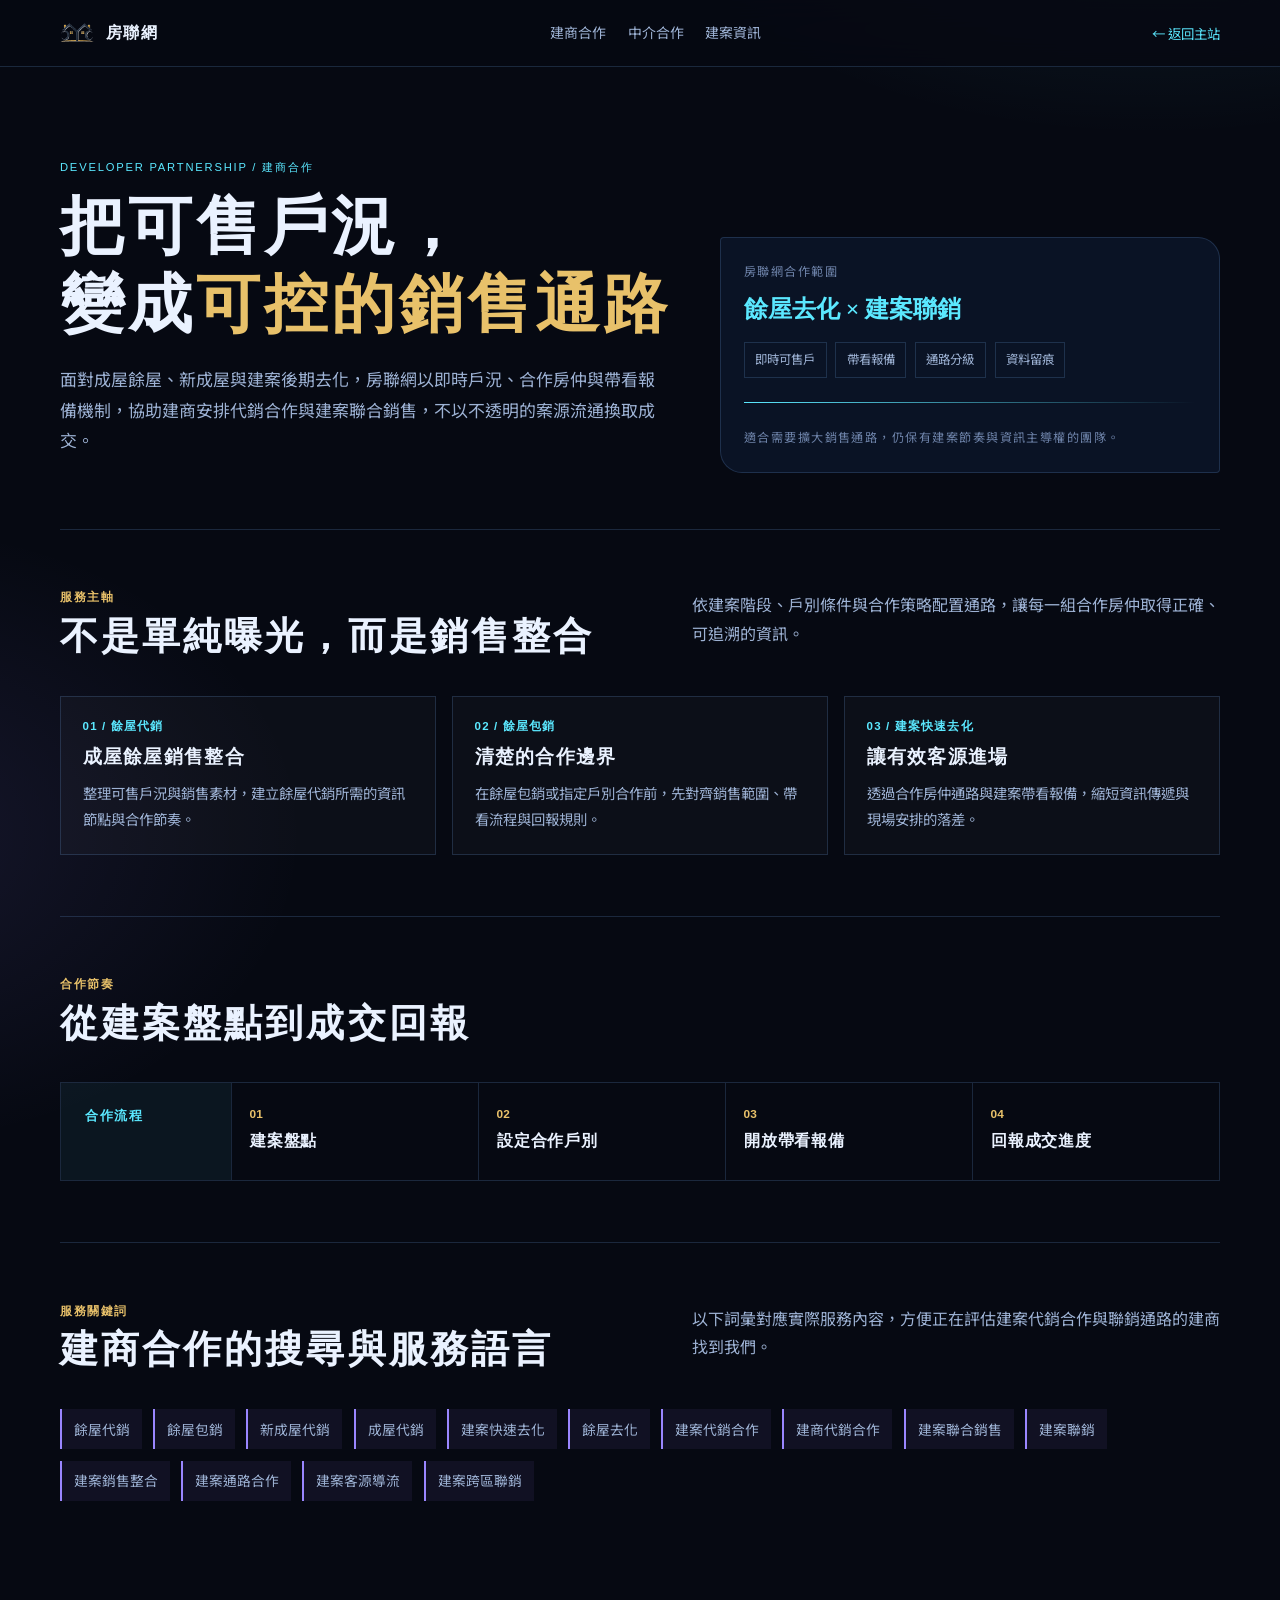
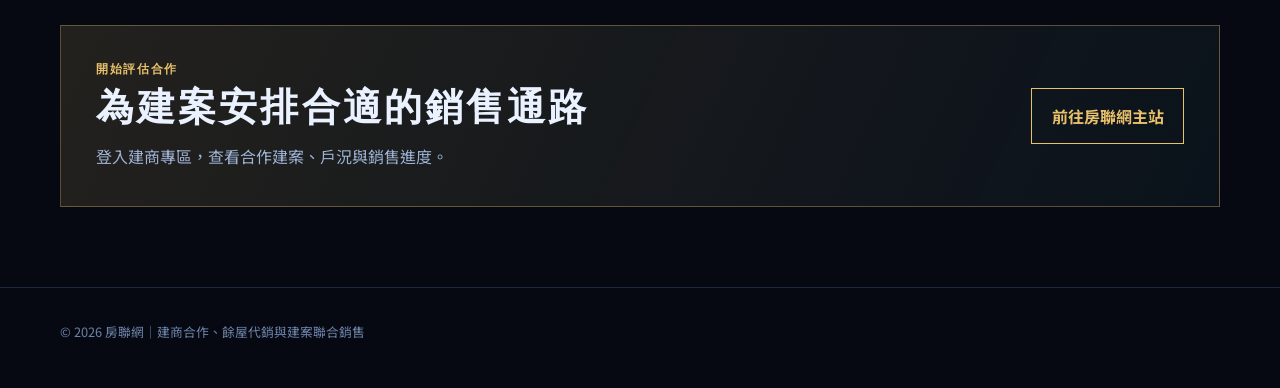
<file: developer-partnership.html>
<!doctype html>
<html lang="zh-TW">
<head>
  <meta charset="UTF-8" />
  <meta name="viewport" content="width=device-width, initial-scale=1.0" />
  <!-- 目前對外品牌為「房聯網」；保留既有 logo 圖樣與舊稱程式碼。 -->
  <title>建商合作｜餘屋代銷、餘屋包銷與建案快速去化｜房聯網</title>
  <meta name="description" content="房聯網提供餘屋代銷、餘屋包銷、新成屋代銷、成屋代銷與建案快速去化服務，串聯合作房仲、即時戶況與帶看報備，協助建商建立可控的建案銷售通路。" />
  <link rel="canonical" href="https://yuchen-realty.com/developer-partnership.html" />
  <link rel="preconnect" href="https://fonts.googleapis.com" />
  <link rel="preconnect" href="https://fonts.gstatic.com" crossorigin />
  <link href="https://fonts.googleapis.com/css2?family=Noto+Serif+TC:wght@500;600;700&family=Noto+Sans+TC:wght@400;500;700&family=Orbitron:wght@500;700&display=swap" rel="stylesheet" />
  <link rel="stylesheet" href="assets/css/partnership-pages.css" />
</head>
<body>
  <header class="site-nav"><a class="brand" href="index.html"><img src="photo/icons/logo-mark.png" alt="房聯網標誌" />房聯網</a><nav><a href="developer-partnership.html">建商合作</a><a href="broker-partnership.html">中介合作</a><a href="index.html#projects">建案資訊</a></nav><a class="back" href="index.html">← 返回主站</a></header>
  <main class="shell">
    <section class="hero">
      <div><div class="eyebrow">Developer partnership / 建商合作</div><h1>把可售戶況，<br />變成<em>可控的銷售通路</em></h1><p class="intro">面對成屋餘屋、新成屋與建案後期去化，房聯網以即時戶況、合作房仲與帶看報備機制，協助建商安排代銷合作與建案聯合銷售，不以不透明的案源流通換取成交。</p></div>
      <aside class="hero-aside"><div class="aside-label">房聯網合作範圍</div><div class="aside-value">餘屋去化 × 建案聯銷</div><div class="chip-row"><span class="chip">即時可售戶</span><span class="chip">帶看報備</span><span class="chip">通路分級</span><span class="chip">資料留痕</span></div><hr class="rule" /><div class="aside-label">適合需要擴大銷售通路，仍保有建案節奏與資訊主導權的團隊。</div></aside>
    </section>
    <section class="section"><div class="section-head"><div><div class="section-kicker">服務主軸</div><h2>不是單純曝光，而是銷售整合</h2></div><p class="section-lead">依建案階段、戶別條件與合作策略配置通路，讓每一組合作房仲取得正確、可追溯的資訊。</p></div><div class="cards"><article class="card"><div class="card-no">01 / 餘屋代銷</div><h3>成屋餘屋銷售整合</h3><p>整理可售戶況與銷售素材，建立餘屋代銷所需的資訊節點與合作節奏。</p></article><article class="card"><div class="card-no">02 / 餘屋包銷</div><h3>清楚的合作邊界</h3><p>在餘屋包銷或指定戶別合作前，先對齊銷售範圍、帶看流程與回報規則。</p></article><article class="card"><div class="card-no">03 / 建案快速去化</div><h3>讓有效客源進場</h3><p>透過合作房仲通路與建案帶看報備，縮短資訊傳遞與現場安排的落差。</p></article></div></section>
    <section class="section"><div class="section-head"><div><div class="section-kicker">合作節奏</div><h2>從建案盤點到成交回報</h2></div></div><div class="route"><div class="route-label">合作流程</div><div class="route-list"><div class="route-step"><span>01</span><strong>建案盤點</strong></div><div class="route-step"><span>02</span><strong>設定合作戶別</strong></div><div class="route-step"><span>03</span><strong>開放帶看報備</strong></div><div class="route-step"><span>04</span><strong>回報成交進度</strong></div></div></div></section>
    <section class="section"><div class="section-head"><div><div class="section-kicker">服務關鍵詞</div><h2>建商合作的搜尋與服務語言</h2></div><p class="section-lead">以下詞彙對應實際服務內容，方便正在評估建案代銷合作與聯銷通路的建商找到我們。</p></div><div class="keywords"><span>餘屋代銷</span><span>餘屋包銷</span><span>新成屋代銷</span><span>成屋代銷</span><span>建案快速去化</span><span>餘屋去化</span><span>建案代銷合作</span><span>建商代銷合作</span><span>建案聯合銷售</span><span>建案聯銷</span><span>建案銷售整合</span><span>建案通路合作</span><span>建案客源導流</span><span>建案跨區聯銷</span></div></section>
    <section class="cta"><div><div class="section-kicker">開始評估合作</div><h2>為建案安排合適的銷售通路</h2><p>登入建商專區，查看合作建案、戶況與銷售進度。</p></div><a class="cta-link" href="index.html">前往房聯網主站</a></section>
  </main>
  <footer><div class="shell">© 2026 房聯網｜建商合作、餘屋代銷與建案聯合銷售</div></footer>
</body>
</html>
</file>
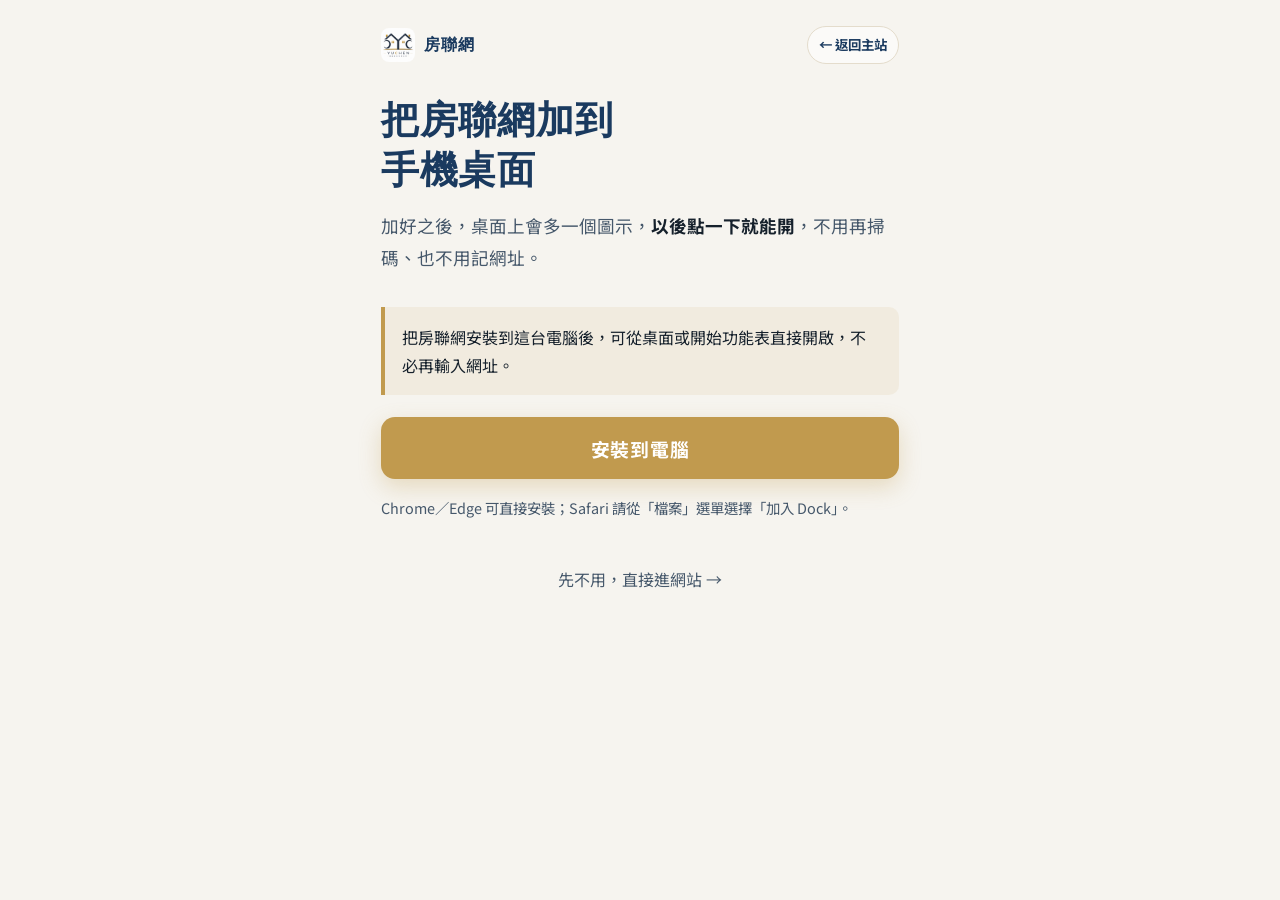
<file: install.html>
<!DOCTYPE html>
<html lang="zh-Hant">
<head>
  <script src="/assets/js/auth-entry.js"></script>
<meta charset="UTF-8" />
<meta name="viewport" content="width=device-width, initial-scale=1.0" />
<!-- 對外品牌已切換為「房聯網」；保留既有 logo 圖樣。 -->
<title>加到手機桌面｜房聯網</title>
<meta name="theme-color" content="#1A3A5F" />
<!-- 用主站同一份 manifest：加到桌面後名稱是「房聯網」、圖示是主 logo、
     開啟的是 index.html，而不是這頁說明。 -->
<link rel="manifest" href="manifest.json" />
<meta name="apple-mobile-web-app-title" content="房聯網" />
<meta name="apple-mobile-web-app-capable" content="yes" />
<link rel="apple-touch-icon" href="photo/icons/apple-touch-icon.png" />
<link rel="icon" type="image/png" sizes="192x192" href="photo/icons/icon-192.png" />
<link rel="preconnect" href="https://fonts.googleapis.com" />
<link rel="preconnect" href="https://fonts.gstatic.com" crossorigin />
<link href="https://fonts.googleapis.com/css2?family=Noto+Serif+TC:wght@700&family=Noto+Sans+TC:wght@400;500;700;900&display=swap" rel="stylesheet" />

<!-- 必須在頁面載入初期就攔截，否則 Chrome 的安裝事件會錯過 -->
<script>
  window._bip = null;
  window.addEventListener('beforeinstallprompt', function (e) {
    e.preventDefault();
    window._bip = e;
    if (window._onBipReady) window._onBipReady();
  });
  if ('serviceWorker' in navigator) {
    window.addEventListener('load', function () {
      navigator.serviceWorker.register('/sw.js', { scope: '/' }).catch(function () {});
    });
  }
</script>

<style>
  :root {
    --navy: #1A3A5F;
    --navy-deep: #10263B;
    --gold: #C19A4E;
    --cream: #F6F4EF;
    --paper: #FFFFFF;
    --ink: #16212C;
    --ink-2: #46586B;
    --line: #E4DCCC;
    --ok: #2E7D52;
  }
  * { box-sizing: border-box; }
  html { -webkit-text-size-adjust: 100%; }
  body {
    margin: 0;
    background: var(--cream);
    color: var(--ink);
    font-family: 'Noto Sans TC', -apple-system, BlinkMacSystemFont, 'Segoe UI', sans-serif;
    font-size: 17px;
    line-height: 1.7;
    -webkit-font-smoothing: antialiased;
  }

  .wrap { max-width: 560px; margin: 0 auto; padding: 1.6rem 1.3rem 3rem; }
  .install-topbar { display: flex; align-items: center; justify-content: space-between; gap: .9rem; margin-bottom: 2rem; }

  /* ── 品牌列 ── */
  .brand { display: flex; align-items: center; gap: .6rem; }
  .brand img { width: 34px; height: 34px; border-radius: 8px; display: block; }
  .brand span { font-family: 'Noto Serif TC', serif; font-weight: 700; font-size: 1rem; color: var(--navy); letter-spacing: .06em; }
  .back-home { display: inline-flex; align-items: center; justify-content: center; min-height: 38px; padding: .35rem .7rem; border: 1px solid var(--line); border-radius: 999px; color: var(--navy); background: rgba(255,255,255,.6); text-decoration: none; font-size: .84rem; font-weight: 700; white-space: nowrap; }
  .back-home:active { transform: translateY(1px); }

  /* ── 標題 ── */
  h1 {
    font-family: 'Noto Serif TC', serif;
    font-size: clamp(1.8rem, 7vw, 2.35rem);
    line-height: 1.35;
    font-weight: 700;
    color: var(--navy);
    margin: 0 0 .8rem;
    letter-spacing: .02em;
  }
  .lede { font-size: 1.1rem; color: var(--ink-2); margin: 0 0 2rem; line-height: 1.85; }
  .lede b { color: var(--ink); font-weight: 700; }

  /* ── 步驟 ── */
  .steps { list-style: none; padding: 0; margin: 0 0 1.8rem; }
  .step {
    display: flex; gap: 1rem; align-items: flex-start;
    background: var(--paper);
    border: 1px solid var(--line);
    border-radius: 16px;
    padding: 1.25rem 1.3rem;
    margin-bottom: .9rem;
  }
  .step-n {
    flex: 0 0 auto;
    width: 40px; height: 40px; border-radius: 50%;
    background: var(--navy); color: #fff;
    font-size: 1.2rem; font-weight: 900;
    display: flex; align-items: center; justify-content: center;
  }
  .step-body { flex: 1 1 auto; min-width: 0; }
  .step-t { font-size: 1.2rem; font-weight: 700; line-height: 1.55; margin-bottom: .2rem; }
  .step-s { font-size: .97rem; color: var(--ink-2); line-height: 1.7; }
  .glyph {
    display: inline-flex; align-items: center; justify-content: center;
    vertical-align: -.42em; margin: 0 .18em;
    width: 1.75em; height: 1.75em;
    border-radius: 7px; background: var(--navy); color: #fff;
  }
  .glyph svg { width: 62%; height: 62%; }

  /* ── 手機示意圖：告訴他按鈕實際長在哪 ── */
  .phone { display: block; width: 190px; margin: .4rem auto 1.9rem; }
  .ring { animation: pulse 1.9s ease-in-out infinite; transform-origin: center; }
  @keyframes pulse { 0%,100% { opacity: .35; r: 19; } 50% { opacity: 1; r: 22; } }
  .point { animation: bob 1.5s ease-in-out infinite; }
  @keyframes bob { 0%,100% { transform: translateY(0); } 50% { transform: translateY(-7px); } }
  @media (prefers-reduced-motion: reduce) { .ring, .point { animation: none; } }

  /* ── 按鈕 ── */
  .btn {
    display: flex; align-items: center; justify-content: center; gap: .5rem;
    width: 100%; min-height: 62px;
    background: var(--navy); color: #fff;
    border: none; border-radius: 14px;
    font-family: inherit; font-size: 1.18rem; font-weight: 700; letter-spacing: .04em;
    cursor: pointer; text-decoration: none;
    box-shadow: 0 8px 22px rgba(16, 38, 59, .22);
    transition: transform .15s, box-shadow .15s;
  }
  .btn:active { transform: translateY(2px); box-shadow: 0 4px 12px rgba(16, 38, 59, .2); }
  .btn-gold { background: var(--gold); box-shadow: 0 8px 22px rgba(193, 154, 78, .3); }
  .btn-ghost {
    background: transparent; color: var(--navy);
    border: 1.5px solid var(--line); box-shadow: none; min-height: 54px; font-size: 1.05rem;
  }

  /* ── 提示條 ── */
  .note {
    background: rgba(193, 154, 78, .1);
    border-left: 4px solid var(--gold);
    border-radius: 0 10px 10px 0;
    padding: 1rem 1.1rem;
    font-size: 1rem; line-height: 1.75; color: var(--ink);
    margin: 1.4rem 0;
  }

  /* ── 結果卡 ── */
  .result { text-align: center; background: var(--paper); border: 1px solid var(--line); border-radius: 18px; padding: 2.4rem 1.4rem; }
  .result-ico { width: 76px; height: 76px; border-radius: 50%; background: var(--ok); color: #fff; display: flex; align-items: center; justify-content: center; margin: 0 auto 1.1rem; font-size: 2.3rem; }
  .result h2 { font-family: 'Noto Serif TC', serif; font-size: 1.5rem; color: var(--navy); margin: 0 0 .5rem; }
  .result p { color: var(--ink-2); margin: 0 0 1.6rem; font-size: 1.05rem; }

  /* ── 完成後的樣子 ── */
  .preview { display: flex; align-items: center; gap: 1rem; background: var(--navy-deep); border-radius: 16px; padding: 1.2rem 1.3rem; margin-top: 1.8rem; }
  .preview img { width: 58px; height: 58px; border-radius: 13px; flex: 0 0 auto; box-shadow: 0 4px 14px rgba(0,0,0,.35); }
  .preview div { color: #fff; font-size: .98rem; line-height: 1.65; }
  .preview b { display: block; font-size: 1.05rem; font-weight: 700; margin-bottom: .1rem; }
  .preview span { color: rgba(255,255,255,.7); }

  .skip { display: block; text-align: center; margin-top: 2rem; color: var(--ink-2); font-size: 1rem; text-decoration: none; padding: .8rem; }
  .skip:hover { color: var(--navy); }

  .qrbox { text-align: center; background: var(--paper); border: 1px solid var(--line); border-radius: 18px; padding: 2rem 1.4rem; }
  .qrbox img { width: 200px; max-width: 70%; border-radius: 10px; }

  [hidden] { display: none !important; }
</style>
</head>
<body>
<div class="wrap">

  <div class="install-topbar">
    <div class="brand">
    <img src="photo/icons/icon-192.png" alt="" />
    <span>房聯網</span>
    </div>
    <a class="back-home" href="index.html" aria-label="返回主站">← 返回主站</a>
  </div>

  <h1>把房聯網加到<br />手機桌面</h1>
  <p class="lede">加好之後，桌面上會多一個圖示，<b>以後點一下就能開</b>，不用再掃碼、也不用記網址。</p>

  <!-- ══ 已經裝好 ══ -->
  <section id="stDone" hidden>
    <div class="result">
      <div class="result-ico">✓</div>
      <h2>已經裝好了</h2>
      <p>你現在就是從桌面圖示開啟的，<br />不需要再做任何設定。</p>
      <a class="btn" href="index.html">進入網站 →</a>
    </div>
  </section>

  <!-- ══ LINE / FB 內建瀏覽器 ══ -->
  <section id="stInApp" hidden>
    <div class="note">
      <b>你現在是從 <span id="inAppName">LINE</span> 裡面開啟的。</b><br />
      這種內建瀏覽器沒辦法把網站加到桌面，要先換成手機的瀏覽器。
    </div>
    <ul class="steps">
      <li class="step">
        <div class="step-n">1</div>
        <div class="step-body">
          <div class="step-t">點右下角的<span class="glyph" aria-hidden="true"><svg viewBox="0 0 24 24" fill="currentColor"><circle cx="5" cy="12" r="2"/><circle cx="12" cy="12" r="2"/><circle cx="19" cy="12" r="2"/></svg></span>按鈕</div>
          <div class="step-s">通常在畫面的右下角或右上角。</div>
        </div>
      </li>
      <li class="step">
        <div class="step-n">2</div>
        <div class="step-body">
          <div class="step-t">選「用其他瀏覽器開啟」</div>
          <div class="step-s">也可能寫成「以預設瀏覽器開啟」或「在 Safari 中開啟」。</div>
        </div>
      </li>
      <li class="step">
        <div class="step-n">3</div>
        <div class="step-body">
          <div class="step-t">回到這一頁，照著指示做</div>
          <div class="step-s">換好瀏覽器後，這頁會自動顯示你手機的步驟。</div>
        </div>
      </li>
    </ul>
    <button class="btn btn-ghost" onclick="copyLink(this)">📋 複製網址，自己貼到瀏覽器</button>
  </section>

  <!-- ══ iPhone / iPad ══ -->
  <section id="stIOS" hidden>
    <svg class="phone" viewBox="0 0 200 330" role="img" aria-label="iPhone 畫面示意，分享按鈕在最下方中間">
      <rect x="6" y="6" width="188" height="318" rx="30" fill="#fff" stroke="#1A3A5F" stroke-width="3"/>
      <rect x="24" y="30" width="152" height="196" rx="9" fill="#F1EDE3"/>
      <rect x="44" y="60" width="112" height="9" rx="4.5" fill="#D9D2C2"/>
      <rect x="44" y="82" width="86" height="9" rx="4.5" fill="#E4DED0"/>
      <rect x="44" y="150" width="112" height="34" rx="8" fill="#1A3A5F" opacity=".16"/>
      <rect x="26" y="243" width="148" height="28" rx="14" fill="#EFEBE1"/>
      <text x="100" y="262" text-anchor="middle" font-size="13" fill="#7C8B99" font-family="'Noto Sans TC',sans-serif">房聯網</text>
      <!-- 底部工具列 -->
      <g stroke="#8A97A5" stroke-width="2.4" fill="none" stroke-linecap="round" stroke-linejoin="round">
        <path d="M34 292 l-7 7 l7 7"/>
        <path d="M64 292 l7 7 l-7 7"/>
        <path d="M136 293 h14 v13 h-14 z"/>
        <path d="M164 293 h13 v13 h-13 z M170.5 293 v13"/>
      </g>
      <!-- 分享鈕（要按的就是這顆） -->
      <g stroke="#1A3A5F" stroke-width="2.8" fill="none" stroke-linecap="round" stroke-linejoin="round">
        <path d="M100 291 v16"/>
        <path d="M94 297 l6 -6 l6 6"/>
        <path d="M91 302 v10 h18 v-10"/>
      </g>
      <circle class="ring" cx="100" cy="300" r="21" fill="none" stroke="#C19A4E" stroke-width="3"/>
      <g class="point" fill="#C19A4E">
        <path d="M100 258 l8 14 h-16 z"/>
      </g>
    </svg>

    <ul class="steps">
      <li class="step">
        <div class="step-n">1</div>
        <div class="step-body">
          <div class="step-t">點畫面<b>最下面中間</b>的分享鈕<span class="glyph" aria-hidden="true"><svg viewBox="0 0 24 24" fill="none" stroke="currentColor" stroke-width="2" stroke-linecap="round" stroke-linejoin="round"><path d="M12 3v13"/><path d="M8 7l4-4 4 4"/><path d="M5 12v8h14v-8"/></svg></span></div>
          <div class="step-s">就是上圖金色圈起來的那顆，一個往上的箭頭。</div>
        </div>
      </li>
      <li class="step">
        <div class="step-n">2</div>
        <div class="step-body">
          <div class="step-t">手指往上滑，找「加入主畫面」<span class="glyph" aria-hidden="true"><svg viewBox="0 0 24 24" fill="none" stroke="currentColor" stroke-width="2.2" stroke-linecap="round"><path d="M12 6v12"/><path d="M6 12h12"/></svg></span></div>
          <div class="step-s">選單裡項目很多，要往上滑一段才看得到。</div>
        </div>
      </li>
      <li class="step">
        <div class="step-n">3</div>
        <div class="step-body">
          <div class="step-t">按右上角的「新增」</div>
          <div class="step-s">按完就完成了，桌面上會出現房聯網的圖示。</div>
        </div>
      </li>
    </ul>

    <div class="note">
      找不到「加入主畫面」？請確認你是用 <b>Safari</b> 開這一頁。用 Chrome 或 LINE 開的話 iPhone 不給加。
    </div>
  </section>

  <!-- ══ Android：可一鍵安裝 ══ -->
  <section id="stAndroid" hidden>
    <div class="note">你的手機支援一鍵安裝，<b>按下面這顆按鈕</b>，再按一次確認就好。</div>
    <button class="btn btn-gold" id="btnInstall" onclick="doInstall()">＋　一鍵加到桌面</button>
  </section>

  <!-- ══ Android：手動 ══ -->
  <section id="stAndroidManual" hidden>
    <ul class="steps">
      <li class="step">
        <div class="step-n">1</div>
        <div class="step-body">
          <div class="step-t">點<b>右上角</b>的<span class="glyph" aria-hidden="true"><svg viewBox="0 0 24 24" fill="currentColor"><circle cx="12" cy="5" r="2"/><circle cx="12" cy="12" r="2"/><circle cx="12" cy="19" r="2"/></svg></span>按鈕</div>
          <div class="step-s">三個直排的小點，在網址列的右邊。</div>
        </div>
      </li>
      <li class="step">
        <div class="step-n">2</div>
        <div class="step-body">
          <div class="step-t">選「安裝應用程式」</div>
          <div class="step-s">有些手機寫成「加到主畫面」。</div>
        </div>
      </li>
      <li class="step">
        <div class="step-n">3</div>
        <div class="step-body">
          <div class="step-t">按「安裝」確認</div>
          <div class="step-s">按完就完成了，桌面上會出現房聯網的圖示。</div>
        </div>
      </li>
    </ul>
  </section>

  <!-- ══ 電腦 ══ -->
  <section id="stDesktop" hidden>
    <div class="note">把房聯網安裝到這台電腦後，可從桌面或開始功能表直接開啟，不必再輸入網址。</div>
    <button class="btn btn-gold" id="btnDesktopInstall" onclick="doDesktopInstall()">安裝到電腦</button>
    <p id="desktopInstallHint" style="margin:1rem 0 0;font-size:.9rem;color:var(--ink-2);line-height:1.8;">Chrome／Edge 可直接安裝；Safari 請從「檔案」選單選擇「加入 Dock」。</p>
  </section>

  <!-- 完成後長這樣 -->
  <div class="preview" id="preview" hidden>
    <img src="photo/icons/icon-192.png" alt="" />
    <div>
      <b>完成後桌面會出現這個</b>
      <span>以後點它就直接開啟，跟一般 App 一樣。</span>
    </div>
  </div>

  <a class="skip" href="index.html">先不用，直接進網站 →</a>
</div>

<script>
(function () {
  var ua = navigator.userAgent || '';
  var show = function (id) { var e = document.getElementById(id); if (e) e.hidden = false; };

  // 從桌面圖示開啟時直接進主站 —— 使用者要的是房聯網，不是這頁說明。
  // （manifest 的 start_url 已指向 index.html，這裡是舊版 iOS 的保險）
  var standalone = window.matchMedia('(display-mode: standalone)').matches
                   || window.navigator.standalone === true;
  if (standalone) { location.replace('index.html'); return; }

  // App 內建瀏覽器（LINE / FB / IG…）沒有「加到主畫面」的能力
  var inApp = null;
  if (/\bLine\//i.test(ua)) inApp = 'LINE';
  else if (/FBAN|FBAV|FB_IAB/i.test(ua)) inApp = 'Facebook';
  else if (/Instagram/i.test(ua)) inApp = 'Instagram';
  else if (/MicroMessenger/i.test(ua)) inApp = '微信';

  // iPad 從 iOS 13 起會自稱 Macintosh，要靠觸控點數才分得出來
  var iOS = /iPad|iPhone|iPod/i.test(ua)
            || (/Macintosh/i.test(ua) && navigator.maxTouchPoints > 1);
  var android = /Android/i.test(ua);
  var mobile = iOS || android || /Mobile/i.test(ua);

  if (inApp) {
    document.getElementById('inAppName').textContent = inApp;
    show('stInApp');
    show('preview');
    return;
  }

  if (iOS) { show('stIOS'); show('preview'); return; }

  if (android) {
    if (window._bip) { show('stAndroid'); }
    else {
      // 事件可能還沒來，等一下再決定要顯示一鍵還是手動
      var decided = false;
      window._onBipReady = function () {
        if (decided) return;
        decided = true;
        show('stAndroid');
      };
      setTimeout(function () {
        if (decided) return;
        decided = true;
        show(window._bip ? 'stAndroid' : 'stAndroidManual');
      }, 1200);
    }
    show('preview');
    return;
  }

  if (!mobile) {
    show('stDesktop');
    window._onBipReady = function () {
      document.getElementById('desktopInstallHint').textContent = '已準備好，按上方按鈕即可安裝。';
    };
    if (window._bip) window._onBipReady();
    return;
  }

  show('stAndroidManual');
  show('preview');
})();

function doInstall() {
  var btn = document.getElementById('btnInstall');
  if (!window._bip) {
    document.getElementById('stAndroid').hidden = true;
    document.getElementById('stAndroidManual').hidden = false;
    return;
  }
  btn.disabled = true;
  window._bip.prompt();
  window._bip.userChoice.then(function (r) {
    window._bip = null;
    btn.disabled = false;
    if (r && r.outcome === 'accepted') return;
    // 使用者按了取消，改給手動步驟當備案
    document.getElementById('stAndroid').hidden = true;
    document.getElementById('stAndroidManual').hidden = false;
  });
}

function doDesktopInstall() {
  var btn = document.getElementById('btnDesktopInstall');
  var hint = document.getElementById('desktopInstallHint');
  if (!window._bip) {
    hint.textContent = '安裝功能正在準備。請重新整理後再試；若仍未出現，Chrome／Edge 可按網址列右側的安裝圖示。Safari 請選「檔案 → 加入 Dock」。';
    return;
  }
  btn.disabled = true;
  window._bip.prompt();
  window._bip.userChoice.then(function (r) {
    window._bip = null;
    btn.disabled = false;
    hint.textContent = r && r.outcome === 'accepted'
      ? '已開始安裝房聯網，完成後可從桌面或開始功能表開啟。'
      : '尚未安裝；準備好後可再按一次「安裝到電腦」。';
  });
}

window.addEventListener('appinstalled', function () {
  ['stAndroid', 'stAndroidManual', 'stIOS', 'preview'].forEach(function (id) {
    var e = document.getElementById(id); if (e) e.hidden = true;
  });
  document.getElementById('stDone').hidden = false;
  window.scrollTo({ top: 0, behavior: 'smooth' });
});

function copyLink(btn) {
  var url = location.origin + location.pathname.replace(/install\.html$/, '') ;
  var done = function () {
    var old = btn.textContent;
    btn.textContent = '✓ 已複製，貼到瀏覽器就好';
    setTimeout(function () { btn.textContent = old; }, 2600);
  };
  if (navigator.clipboard && navigator.clipboard.writeText) {
    navigator.clipboard.writeText(url).then(done, function () { prompt('請長按複製這個網址：', url); });
  } else {
    prompt('請長按複製這個網址：', url);
  }
}
</script>
</body>
</html>
</file>
<file: assets/css/partnership-pages.css>
:root {
  --void: #060912;
  --void-soft: #0b1324;
  --ink: #eaf2ff;
  --dim: #9db2d4;
  --faint: #6d82a8;
  --cyan: #5be8ff;
  --gold: #e8c16a;
  --violet: #9a86ff;
  --line: rgba(120, 180, 255, .18);
  --panel: rgba(12, 23, 43, .78);
  --serif: 'Noto Serif TC', serif;
  --sans: 'Noto Sans TC', sans-serif;
  --tech: 'Orbitron', sans-serif;
}

* { box-sizing: border-box; }
html { scroll-behavior: smooth; }
body {
  margin: 0;
  min-width: 320px;
  color: var(--ink);
  background:
    radial-gradient(900px 540px at 90% -10%, rgba(91, 232, 255, .12), transparent 62%),
    radial-gradient(720px 520px at -10% 42%, rgba(154, 134, 255, .11), transparent 60%),
    var(--void);
  font-family: var(--sans);
  line-height: 1.8;
}
a { color: inherit; text-decoration: none; }
.site-nav {
  position: sticky; top: 0; z-index: 10;
  display: flex; align-items: center; justify-content: space-between;
  gap: 1.5rem; padding: 1rem max(1.4rem, calc((100vw - 1160px) / 2));
  border-bottom: 1px solid var(--line); background: rgba(6, 9, 18, .84);
  backdrop-filter: blur(16px);
}
.brand { display: flex; align-items: center; gap: .72rem; font-family: var(--serif); font-weight: 700; letter-spacing: .12em; }
.brand img { width: 34px; height: 34px; object-fit: contain; }
.site-nav nav { display: flex; gap: 1.35rem; color: var(--dim); font-size: .87rem; }
.site-nav nav a:hover { color: var(--cyan); }
.back { color: var(--cyan); font-size: .84rem; white-space: nowrap; }
.shell { width: min(1160px, calc(100% - 3rem)); margin: 0 auto; }
.hero { padding: 5.6rem 0 3.5rem; display: grid; grid-template-columns: 1.1fr .9fr; gap: 3rem; align-items: end; }
.eyebrow { color: var(--cyan); font-family: var(--tech); font-size: .7rem; letter-spacing: .16em; text-transform: uppercase; }
h1, h2, h3, p { margin-top: 0; }
h1 { margin: .7rem 0 1.25rem; font: 700 clamp(2.4rem, 5vw, 4.5rem)/1.22 var(--serif); letter-spacing: .06em; }
.hero h1 em { color: var(--gold); font-style: normal; }
.intro { max-width: 38rem; color: var(--dim); font-size: 1.06rem; }
.hero-aside { padding: 1.45rem; border: 1px solid var(--line); border-radius: 4px 22px 4px 22px; background: var(--panel); }
.aside-label { color: var(--faint); font-size: .76rem; letter-spacing: .12em; }
.aside-value { margin: .65rem 0 1rem; color: var(--cyan); font: 700 1.5rem/1.35 var(--serif); }
.chip-row { display: flex; flex-wrap: wrap; gap: .55rem; }
.chip { padding: .35rem .65rem; border: 1px solid var(--line); color: var(--dim); font-size: .78rem; }
.rule { border: 0; height: 1px; margin: 1.5rem 0; background: linear-gradient(90deg, var(--cyan), transparent); }
.section { padding: 3.8rem 0; border-top: 1px solid var(--line); }
.section-head { display: flex; justify-content: space-between; gap: 2rem; align-items: start; margin-bottom: 2rem; }
.section-kicker { color: var(--gold); font: 700 .72rem var(--tech); letter-spacing: .14em; }
h2 { margin: .35rem 0 0; font: 700 clamp(1.7rem, 3vw, 2.5rem)/1.35 var(--serif); letter-spacing: .08em; }
.section-lead { max-width: 33rem; color: var(--dim); }
.cards { display: grid; grid-template-columns: repeat(3, 1fr); gap: 1rem; }
.card { min-height: 100%; padding: 1.35rem; border: 1px solid var(--line); background: rgba(255,255,255,.025); }
.card-no { color: var(--cyan); font: 700 .72rem var(--tech); letter-spacing: .1em; }
.card h3 { margin: .65rem 0; font: 700 1.16rem var(--serif); letter-spacing: .07em; }
.card p { margin: 0; color: var(--dim); font-size: .9rem; }
.route { display: grid; grid-template-columns: 170px 1fr; gap: 0; border: 1px solid var(--line); }
.route-label { padding: 1.5rem; color: var(--cyan); background: rgba(91,232,255,.06); font: 700 .82rem var(--tech); letter-spacing: .12em; }
.route-list { display: grid; grid-template-columns: repeat(4, 1fr); }
.route-step { position: relative; padding: 1.5rem 1.1rem; border-left: 1px solid var(--line); }
.route-step span { display: block; color: var(--gold); font: 700 .74rem var(--tech); }
.route-step strong { display: block; margin-top: .4rem; font-family: var(--serif); letter-spacing: .06em; }
.keywords { display: flex; flex-wrap: wrap; gap: .7rem; }
.keywords span { padding: .48rem .75rem; border-left: 2px solid var(--violet); color: var(--dim); background: rgba(154,134,255,.07); font-size: .86rem; }
.cta { margin: 4rem 0 5rem; padding: 2.2rem; border: 1px solid rgba(232,193,106,.35); background: linear-gradient(115deg, rgba(232,193,106,.13), rgba(91,232,255,.04)); display: flex; align-items: center; justify-content: space-between; gap: 1.5rem; }
.cta p { margin: .5rem 0 0; color: var(--dim); }
.cta-link { flex: 0 0 auto; padding: .78rem 1.2rem; border: 1px solid var(--gold); color: var(--gold); font-weight: 700; }
.cta-link:hover { background: var(--gold); color: var(--void); }
footer { padding: 2rem 0 2.8rem; border-top: 1px solid var(--line); color: var(--faint); font-size: .8rem; }
@media (max-width: 800px) {
  .site-nav { padding: .9rem 1rem; } .site-nav nav { display: none; }
  .shell { width: min(100% - 2rem, 620px); } .hero { grid-template-columns: 1fr; padding-top: 3.6rem; gap: 2rem; }
  .section-head, .cta { display: block; } .section-lead { margin-top: 1rem; }
  .cards { grid-template-columns: 1fr; } .route { grid-template-columns: 1fr; } .route-list { grid-template-columns: 1fr 1fr; }
  .route-step { border-left: 0; border-top: 1px solid var(--line); }
  .cta-link { display: inline-block; margin-top: 1.25rem; }
}
</file>
